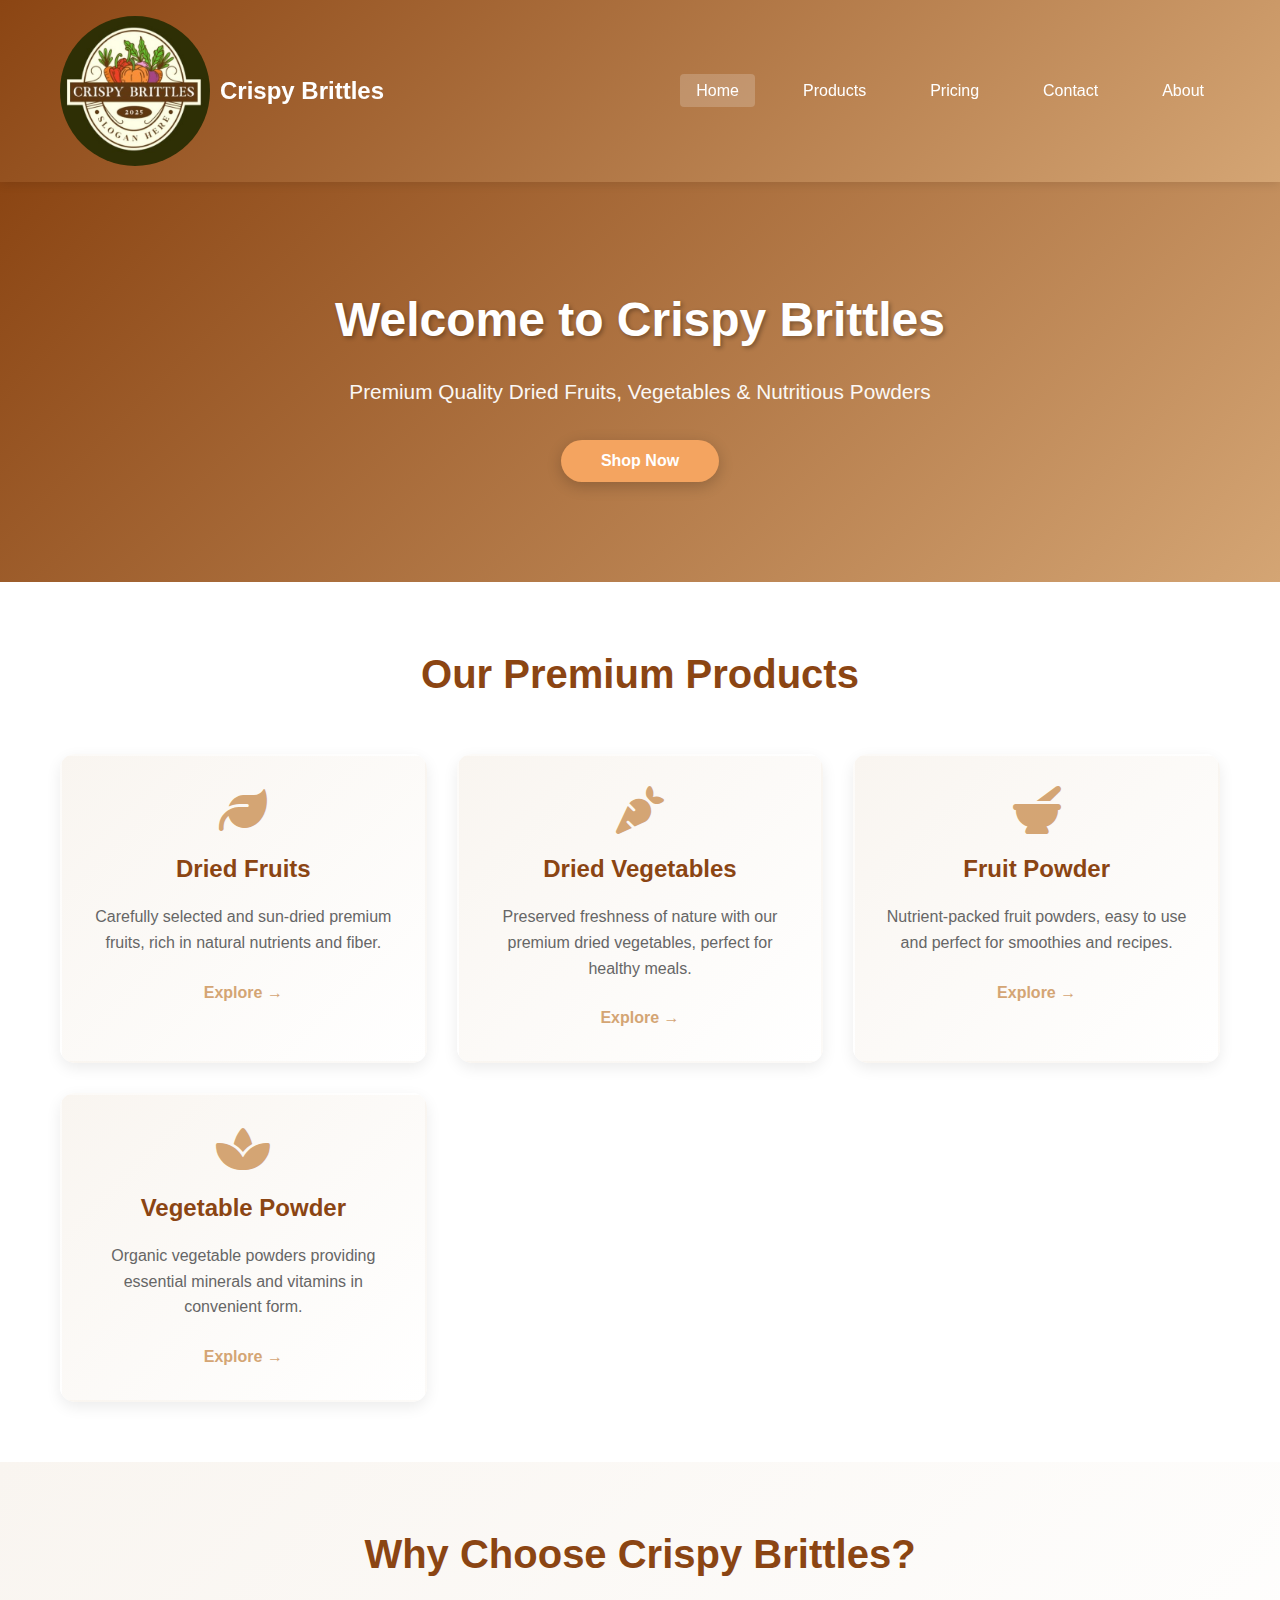
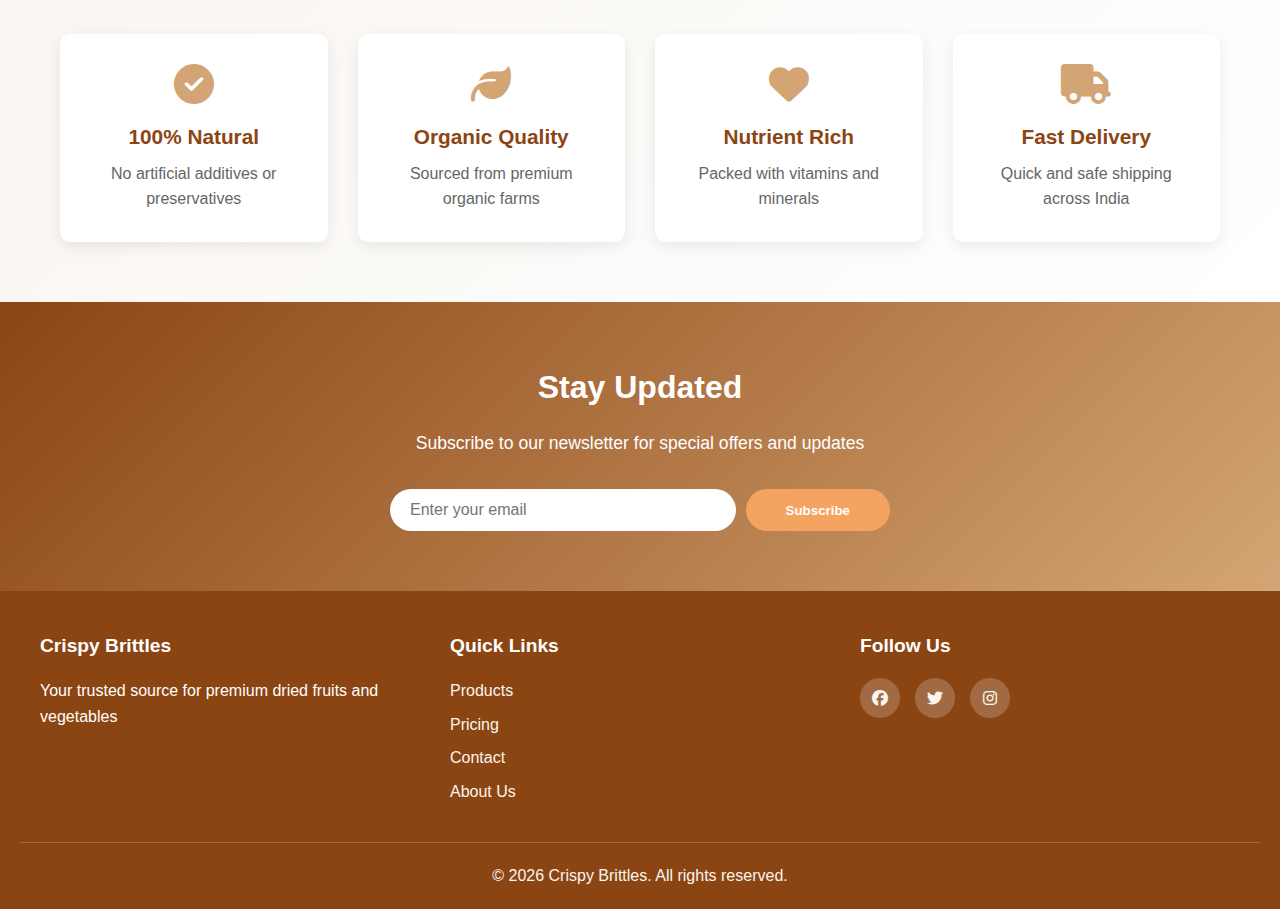
<file: index.html>
<!DOCTYPE html>
<html lang="en">
<head>
    <meta charset="UTF-8">
    <meta name="viewport" content="width=device-width, initial-scale=1.0">
    <title>Crispy Brittles - Premium Dried Fruits & Vegetables</title>
    <link rel="stylesheet" href="styles.css">
    <link rel="stylesheet" href="https://cdnjs.cloudflare.com/ajax/libs/font-awesome/6.4.0/css/all.min.css">
</head>
<body>
    <!-- Navigation Bar -->
    <nav class="navbar">
        <div class="nav-container">
            <div class="nav-logo">
                <img src="crispybrittles.jpeg" alt="Crispy Brittles Logo" class="logo-img">
                <span class="brand-name">Crispy Brittles</span>
            </div>
            <ul class="nav-menu">
                <li><a href="index.html" class="nav-link active">Home</a></li>
                <li><a href="products.html" class="nav-link">Products</a></li>
                <li><a href="pricing.html" class="nav-link">Pricing</a></li>
                <li><a href="contact.html" class="nav-link">Contact</a></li>
                <li><a href="about.html" class="nav-link">About</a></li>
            </ul>
            <div class="hamburger">
                <span></span>
                <span></span>
                <span></span>
            </div>
        </div>
    </nav>

    <!-- Hero Section -->
    <section class="hero">
        <div class="hero-content">
            <h1>Welcome to Crispy Brittles</h1>
            <p>Premium Quality Dried Fruits, Vegetables & Nutritious Powders</p>
            <button class="cta-btn">Shop Now</button>
        </div>
    </section>

    <!-- Featured Products -->
    <section class="featured-products">
        <div class="container">
            <h2>Our Premium Products</h2>
            <div class="products-grid">
                <div class="product-card">
                    <i class="fas fa-leaf"></i>
                    <h3>Dried Fruits</h3>
                    <p>Carefully selected and sun-dried premium fruits, rich in natural nutrients and fiber.</p>
                    <a href="products.html#dried-fruits" class="explore-link">Explore →</a>
                </div>
                <div class="product-card">
                    <i class="fas fa-carrot"></i>
                    <h3>Dried Vegetables</h3>
                    <p>Preserved freshness of nature with our premium dried vegetables, perfect for healthy meals.</p>
                    <a href="products.html#dried-vegetables" class="explore-link">Explore →</a>
                </div>
                <div class="product-card">
                    <i class="fas fa-mortar-pestle"></i>
                    <h3>Fruit Powder</h3>
                    <p>Nutrient-packed fruit powders, easy to use and perfect for smoothies and recipes.</p>
                    <a href="products.html#fruit-powder" class="explore-link">Explore →</a>
                </div>
                <div class="product-card">
                    <i class="fas fa-spa"></i>
                    <h3>Vegetable Powder</h3>
                    <p>Organic vegetable powders providing essential minerals and vitamins in convenient form.</p>
                    <a href="products.html#vegetable-powder" class="explore-link">Explore →</a>
                </div>
            </div>
        </div>
    </section>

    <!-- Why Choose Us -->
    <section class="why-choose">
        <div class="container">
            <h2>Why Choose Crispy Brittles?</h2>
            <div class="benefits-grid">
                <div class="benefit-item">
                    <i class="fas fa-check-circle"></i>
                    <h4>100% Natural</h4>
                    <p>No artificial additives or preservatives</p>
                </div>
                <div class="benefit-item">
                    <i class="fas fa-leaf"></i>
                    <h4>Organic Quality</h4>
                    <p>Sourced from premium organic farms</p>
                </div>
                <div class="benefit-item">
                    <i class="fas fa-heart"></i>
                    <h4>Nutrient Rich</h4>
                    <p>Packed with vitamins and minerals</p>
                </div>
                <div class="benefit-item">
                    <i class="fas fa-truck"></i>
                    <h4>Fast Delivery</h4>
                    <p>Quick and safe shipping across India</p>
                </div>
            </div>
        </div>
    </section>

    <!-- Newsletter -->
    <section class="newsletter">
        <div class="container">
            <h2>Stay Updated</h2>
            <p>Subscribe to our newsletter for special offers and updates</p>
            <form class="newsletter-form">
                <input type="email" placeholder="Enter your email" required>
                <button type="submit" class="subscribe-btn">Subscribe</button>
            </form>
        </div>
    </section>

    <!-- Footer -->
    <footer class="footer">
        <div class="footer-content">
            <div class="footer-section">
                <h4>Crispy Brittles</h4>
                <p>Your trusted source for premium dried fruits and vegetables</p>
            </div>
            <div class="footer-section">
                <h4>Quick Links</h4>
                <ul>
                    <li><a href="products.html">Products</a></li>
                    <li><a href="pricing.html">Pricing</a></li>
                    <li><a href="contact.html">Contact</a></li>
                    <li><a href="about.html">About Us</a></li>
                </ul>
            </div>
            <div class="footer-section">
                <h4>Follow Us</h4>
                <div class="social-links">
                    <a href="#"><i class="fab fa-facebook"></i></a>
                    <a href="#"><i class="fab fa-twitter"></i></a>
                    <a href="#"><i class="fab fa-instagram"></i></a>
                </div>
            </div>
        </div>
        <div class="footer-bottom">
            <p>&copy; 2026 Crispy Brittles. All rights reserved.</p>
        </div>
    </footer>

    <script src="script.js"></script>
</body>
</html>
</file>
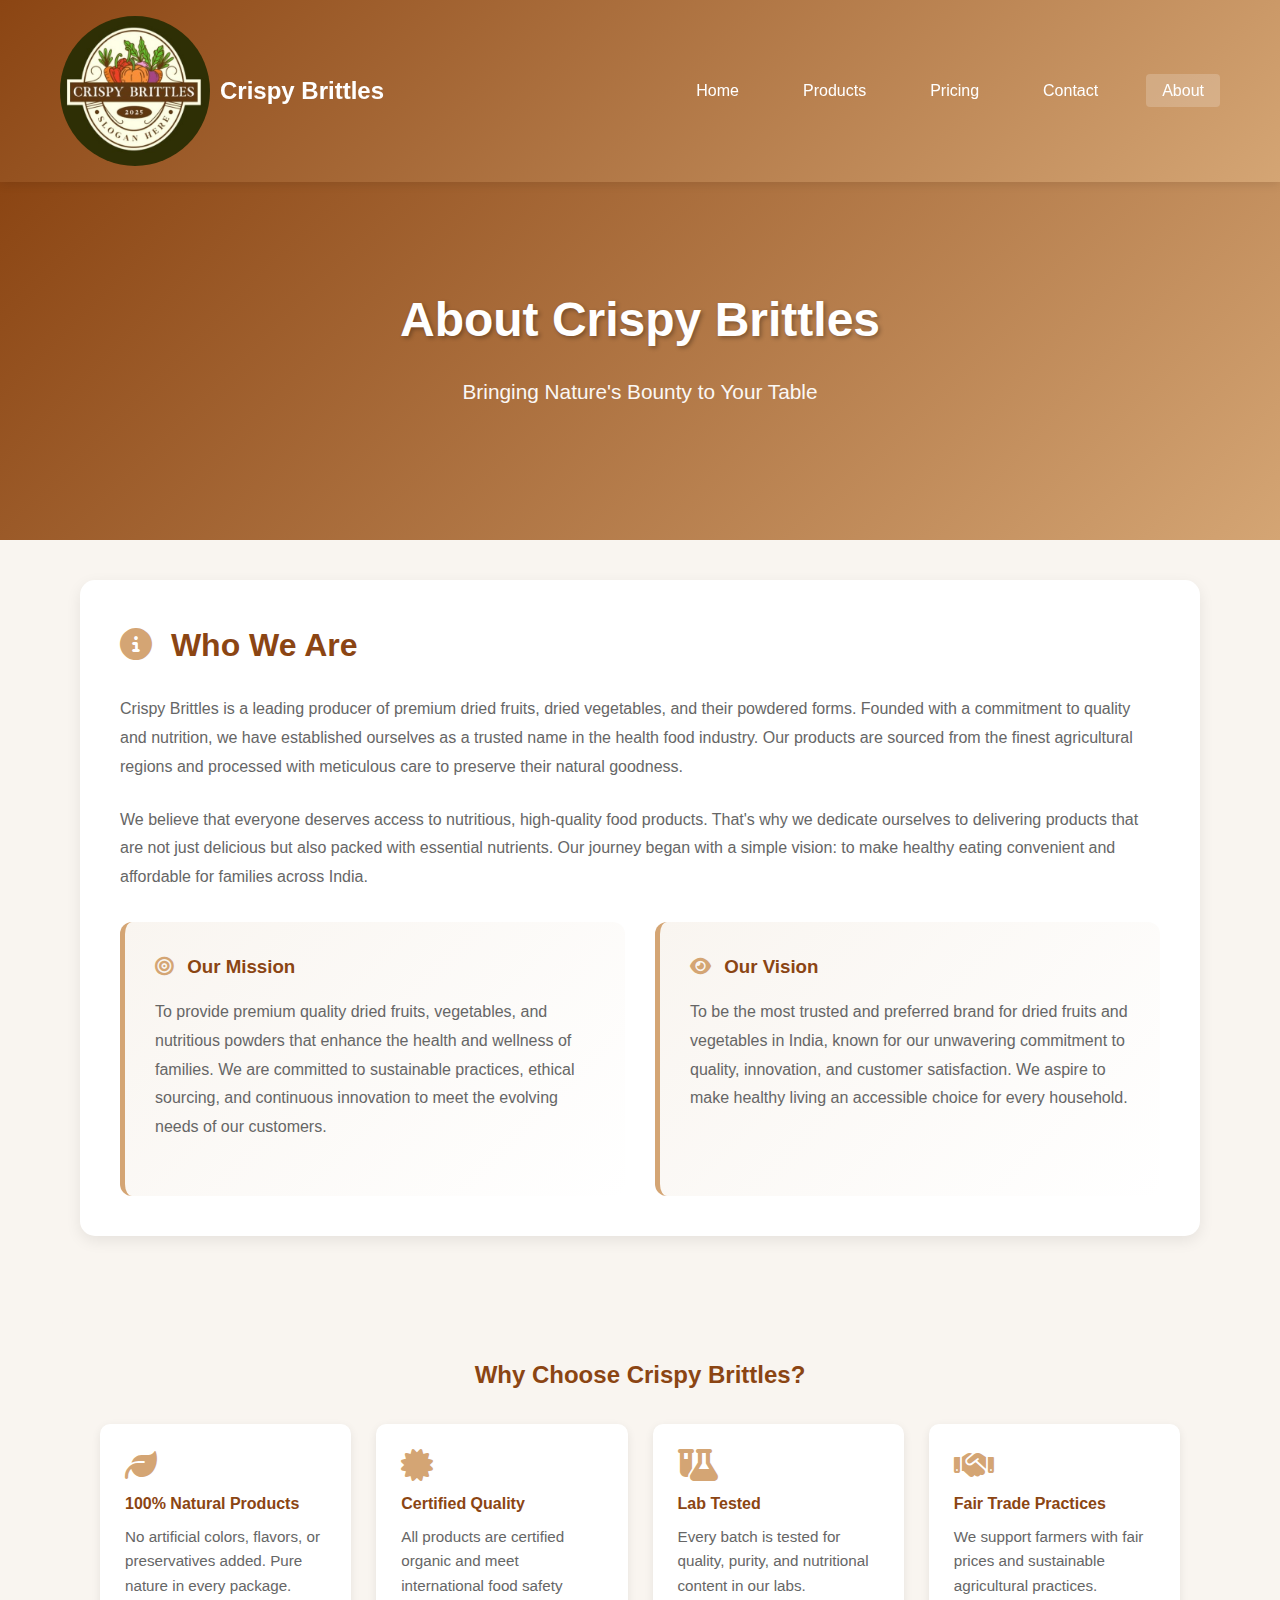
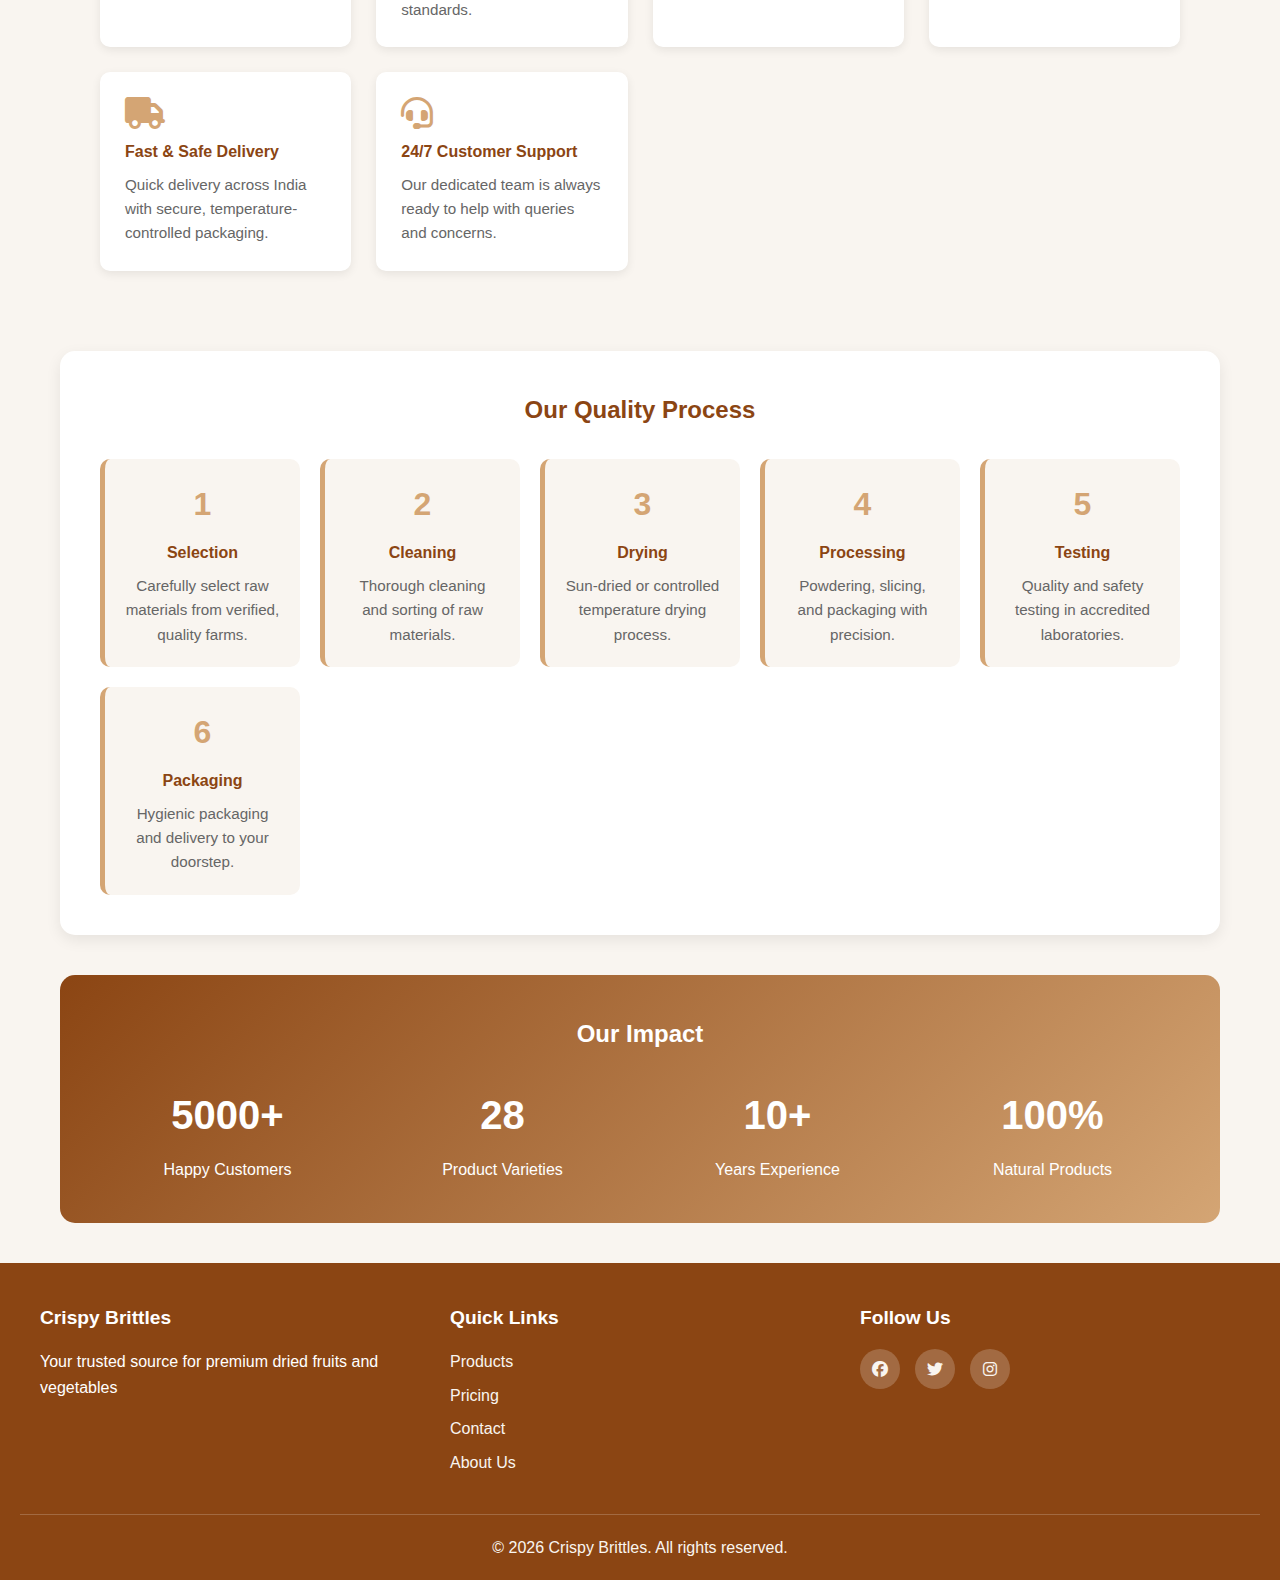
<file: about.html>
<!DOCTYPE html>
<html lang="en">
<head>
    <meta charset="UTF-8">
    <meta name="viewport" content="width=device-width, initial-scale=1.0">
    <title>About Us - Crispy Brittles</title>
    <link rel="stylesheet" href="styles.css">
    <link rel="stylesheet" href="https://cdnjs.cloudflare.com/ajax/libs/font-awesome/6.4.0/css/all.min.css">
</head>
<body>
    <!-- Navigation Bar -->
    <nav class="navbar">
        <div class="nav-container">
            <div class="nav-logo">
                <img src="crispybrittles.jpeg" alt="Crispy Brittles Logo" class="logo-img">
                <span class="brand-name">Crispy Brittles</span>
            </div>
            <ul class="nav-menu">
                <li><a href="index.html" class="nav-link">Home</a></li>
                <li><a href="products.html" class="nav-link">Products</a></li>
                <li><a href="pricing.html" class="nav-link">Pricing</a></li>
                <li><a href="contact.html" class="nav-link">Contact</a></li>
                <li><a href="about.html" class="nav-link active">About</a></li>
            </ul>
        </div>
    </nav>

    <!-- Hero Section -->
    <section class="hero">
        <div class="hero-content">
            <h1>About Crispy Brittles</h1>
            <p>Bringing Nature's Bounty to Your Table</p>
        </div>
    </section>

    <!-- About Content -->
    <div class="container">
        <section class="about-section">
            <div class="about-content">
                <h2><i class="fas fa-info-circle" style="color: var(--primary-color); margin-right: 10px;"></i> Who We Are</h2>
                <p>
                    Crispy Brittles is a leading producer of premium dried fruits, dried vegetables, and their powdered forms. 
                    Founded with a commitment to quality and nutrition, we have established ourselves as a trusted name in the 
                    health food industry. Our products are sourced from the finest agricultural regions and processed with 
                    meticulous care to preserve their natural goodness.
                </p>
                <p>
                    We believe that everyone deserves access to nutritious, high-quality food products. That's why we dedicate 
                    ourselves to delivering products that are not just delicious but also packed with essential nutrients. Our 
                    journey began with a simple vision: to make healthy eating convenient and affordable for families across India.
                </p>

                <div class="mission-vision">
                    <div class="mission-box">
                        <h3><i class="fas fa-bullseye" style="color: var(--primary-color); margin-right: 8px;"></i> Our Mission</h3>
                        <p>
                            To provide premium quality dried fruits, vegetables, and nutritious powders that enhance the health and 
                            wellness of families. We are committed to sustainable practices, ethical sourcing, and continuous innovation 
                            to meet the evolving needs of our customers.
                        </p>
                    </div>
                    <div class="vision-box">
                        <h3><i class="fas fa-eye" style="color: var(--primary-color); margin-right: 8px;"></i> Our Vision</h3>
                        <p>
                            To be the most trusted and preferred brand for dried fruits and vegetables in India, known for our 
                            unwavering commitment to quality, innovation, and customer satisfaction. We aspire to make healthy living 
                            an accessible choice for every household.
                        </p>
                    </div>
                </div>
            </div>
        </section>

        <!-- Why Choose Us Extended -->
        <section style="background: var(--light-bg); padding: 40px; border-radius: 15px; margin: 40px 0;">
            <h2 style="text-align: center; color: var(--secondary-color); margin-bottom: 30px;">Why Choose Crispy Brittles?</h2>
            <div style="display: grid; grid-template-columns: repeat(auto-fit, minmax(250px, 1fr)); gap: 25px;">
                <div style="background: var(--white); padding: 25px; border-radius: 10px; box-shadow: 0 3px 10px rgba(0,0,0,0.08);">
                    <i class="fas fa-leaf" style="font-size: 2rem; color: var(--primary-color); margin-bottom: 10px;"></i>
                    <h4 style="color: var(--secondary-color); margin-bottom: 8px;">100% Natural Products</h4>
                    <p style="color: #666; font-size: 0.95rem;">No artificial colors, flavors, or preservatives added. Pure nature in every package.</p>
                </div>
                <div style="background: var(--white); padding: 25px; border-radius: 10px; box-shadow: 0 3px 10px rgba(0,0,0,0.08);">
                    <i class="fas fa-certificate" style="font-size: 2rem; color: var(--primary-color); margin-bottom: 10px;"></i>
                    <h4 style="color: var(--secondary-color); margin-bottom: 8px;">Certified Quality</h4>
                    <p style="color: #666; font-size: 0.95rem;">All products are certified organic and meet international food safety standards.</p>
                </div>
                <div style="background: var(--white); padding: 25px; border-radius: 10px; box-shadow: 0 3px 10px rgba(0,0,0,0.08);">
                    <i class="fas fa-flask-vial" style="font-size: 2rem; color: var(--primary-color); margin-bottom: 10px;"></i>
                    <h4 style="color: var(--secondary-color); margin-bottom: 8px;">Lab Tested</h4>
                    <p style="color: #666; font-size: 0.95rem;">Every batch is tested for quality, purity, and nutritional content in our labs.</p>
                </div>
                <div style="background: var(--white); padding: 25px; border-radius: 10px; box-shadow: 0 3px 10px rgba(0,0,0,0.08);">
                    <i class="fas fa-handshake" style="font-size: 2rem; color: var(--primary-color); margin-bottom: 10px;"></i>
                    <h4 style="color: var(--secondary-color); margin-bottom: 8px;">Fair Trade Practices</h4>
                    <p style="color: #666; font-size: 0.95rem;">We support farmers with fair prices and sustainable agricultural practices.</p>
                </div>
                <div style="background: var(--white); padding: 25px; border-radius: 10px; box-shadow: 0 3px 10px rgba(0,0,0,0.08);">
                    <i class="fas fa-truck" style="font-size: 2rem; color: var(--primary-color); margin-bottom: 10px;"></i>
                    <h4 style="color: var(--secondary-color); margin-bottom: 8px;">Fast & Safe Delivery</h4>
                    <p style="color: #666; font-size: 0.95rem;">Quick delivery across India with secure, temperature-controlled packaging.</p>
                </div>
                <div style="background: var(--white); padding: 25px; border-radius: 10px; box-shadow: 0 3px 10px rgba(0,0,0,0.08);">
                    <i class="fas fa-headset" style="font-size: 2rem; color: var(--primary-color); margin-bottom: 10px;"></i>
                    <h4 style="color: var(--secondary-color); margin-bottom: 8px;">24/7 Customer Support</h4>
                    <p style="color: #666; font-size: 0.95rem;">Our dedicated team is always ready to help with queries and concerns.</p>
                </div>
            </div>
        </section>

        <!-- Our Process -->
        <section style="background: var(--white); padding: 40px; border-radius: 15px; margin: 40px 0; box-shadow: 0 5px 15px rgba(0,0,0,0.08);">
            <h2 style="text-align: center; color: var(--secondary-color); margin-bottom: 30px;">Our Quality Process</h2>
            <div style="display: grid; grid-template-columns: repeat(auto-fit, minmax(200px, 1fr)); gap: 20px;">
                <div style="background: var(--light-bg); padding: 20px; border-radius: 10px; border-left: 5px solid var(--primary-color); text-align: center;">
                    <div style="font-size: 2rem; font-weight: bold; color: var(--primary-color); margin-bottom: 10px;">1</div>
                    <h4 style="color: var(--secondary-color); margin-bottom: 8px;">Selection</h4>
                    <p style="color: #666; font-size: 0.95rem;">Carefully select raw materials from verified, quality farms.</p>
                </div>
                <div style="background: var(--light-bg); padding: 20px; border-radius: 10px; border-left: 5px solid var(--primary-color); text-align: center;">
                    <div style="font-size: 2rem; font-weight: bold; color: var(--primary-color); margin-bottom: 10px;">2</div>
                    <h4 style="color: var(--secondary-color); margin-bottom: 8px;">Cleaning</h4>
                    <p style="color: #666; font-size: 0.95rem;">Thorough cleaning and sorting of raw materials.</p>
                </div>
                <div style="background: var(--light-bg); padding: 20px; border-radius: 10px; border-left: 5px solid var(--primary-color); text-align: center;">
                    <div style="font-size: 2rem; font-weight: bold; color: var(--primary-color); margin-bottom: 10px;">3</div>
                    <h4 style="color: var(--secondary-color); margin-bottom: 8px;">Drying</h4>
                    <p style="color: #666; font-size: 0.95rem;">Sun-dried or controlled temperature drying process.</p>
                </div>
                <div style="background: var(--light-bg); padding: 20px; border-radius: 10px; border-left: 5px solid var(--primary-color); text-align: center;">
                    <div style="font-size: 2rem; font-weight: bold; color: var(--primary-color); margin-bottom: 10px;">4</div>
                    <h4 style="color: var(--secondary-color); margin-bottom: 8px;">Processing</h4>
                    <p style="color: #666; font-size: 0.95rem;">Powdering, slicing, and packaging with precision.</p>
                </div>
                <div style="background: var(--light-bg); padding: 20px; border-radius: 10px; border-left: 5px solid var(--primary-color); text-align: center;">
                    <div style="font-size: 2rem; font-weight: bold; color: var(--primary-color); margin-bottom: 10px;">5</div>
                    <h4 style="color: var(--secondary-color); margin-bottom: 8px;">Testing</h4>
                    <p style="color: #666; font-size: 0.95rem;">Quality and safety testing in accredited laboratories.</p>
                </div>
                <div style="background: var(--light-bg); padding: 20px; border-radius: 10px; border-left: 5px solid var(--primary-color); text-align: center;">
                    <div style="font-size: 2rem; font-weight: bold; color: var(--primary-color); margin-bottom: 10px;">6</div>
                    <h4 style="color: var(--secondary-color); margin-bottom: 8px;">Packaging</h4>
                    <p style="color: #666; font-size: 0.95rem;">Hygienic packaging and delivery to your doorstep.</p>
                </div>
            </div>
        </section>

        <!-- Statistics -->
        <section style="background: linear-gradient(135deg, var(--secondary-color) 0%, var(--primary-color) 100%); color: var(--white); padding: 40px; border-radius: 15px; margin: 40px 0;">
            <h2 style="text-align: center; margin-bottom: 30px;">Our Impact</h2>
            <div style="display: grid; grid-template-columns: repeat(auto-fit, minmax(150px, 1fr)); gap: 20px; text-align: center;">
                <div>
                    <div style="font-size: 2.5rem; font-weight: bold; margin-bottom: 10px;">5000+</div>
                    <p>Happy Customers</p>
                </div>
                <div>
                    <div style="font-size: 2.5rem; font-weight: bold; margin-bottom: 10px;">28</div>
                    <p>Product Varieties</p>
                </div>
                <div>
                    <div style="font-size: 2.5rem; font-weight: bold; margin-bottom: 10px;">10+</div>
                    <p>Years Experience</p>
                </div>
                <div>
                    <div style="font-size: 2.5rem; font-weight: bold; margin-bottom: 10px;">100%</div>
                    <p>Natural Products</p>
                </div>
            </div>
        </section>
    </div>

    <!-- Footer -->
    <footer class="footer">
        <div class="footer-content">
            <div class="footer-section">
                <h4>Crispy Brittles</h4>
                <p>Your trusted source for premium dried fruits and vegetables</p>
            </div>
            <div class="footer-section">
                <h4>Quick Links</h4>
                <ul>
                    <li><a href="products.html">Products</a></li>
                    <li><a href="pricing.html">Pricing</a></li>
                    <li><a href="contact.html">Contact</a></li>
                    <li><a href="about.html">About Us</a></li>
                </ul>
            </div>
            <div class="footer-section">
                <h4>Follow Us</h4>
                <div class="social-links">
                    <a href="#"><i class="fab fa-facebook"></i></a>
                    <a href="#"><i class="fab fa-twitter"></i></a>
                    <a href="#"><i class="fab fa-instagram"></i></a>
                </div>
            </div>
        </div>
        <div class="footer-bottom">
            <p>&copy; 2026 Crispy Brittles. All rights reserved.</p>
        </div>
    </footer>

    <script src="script.js"></script>
</body>
</html>
</file>
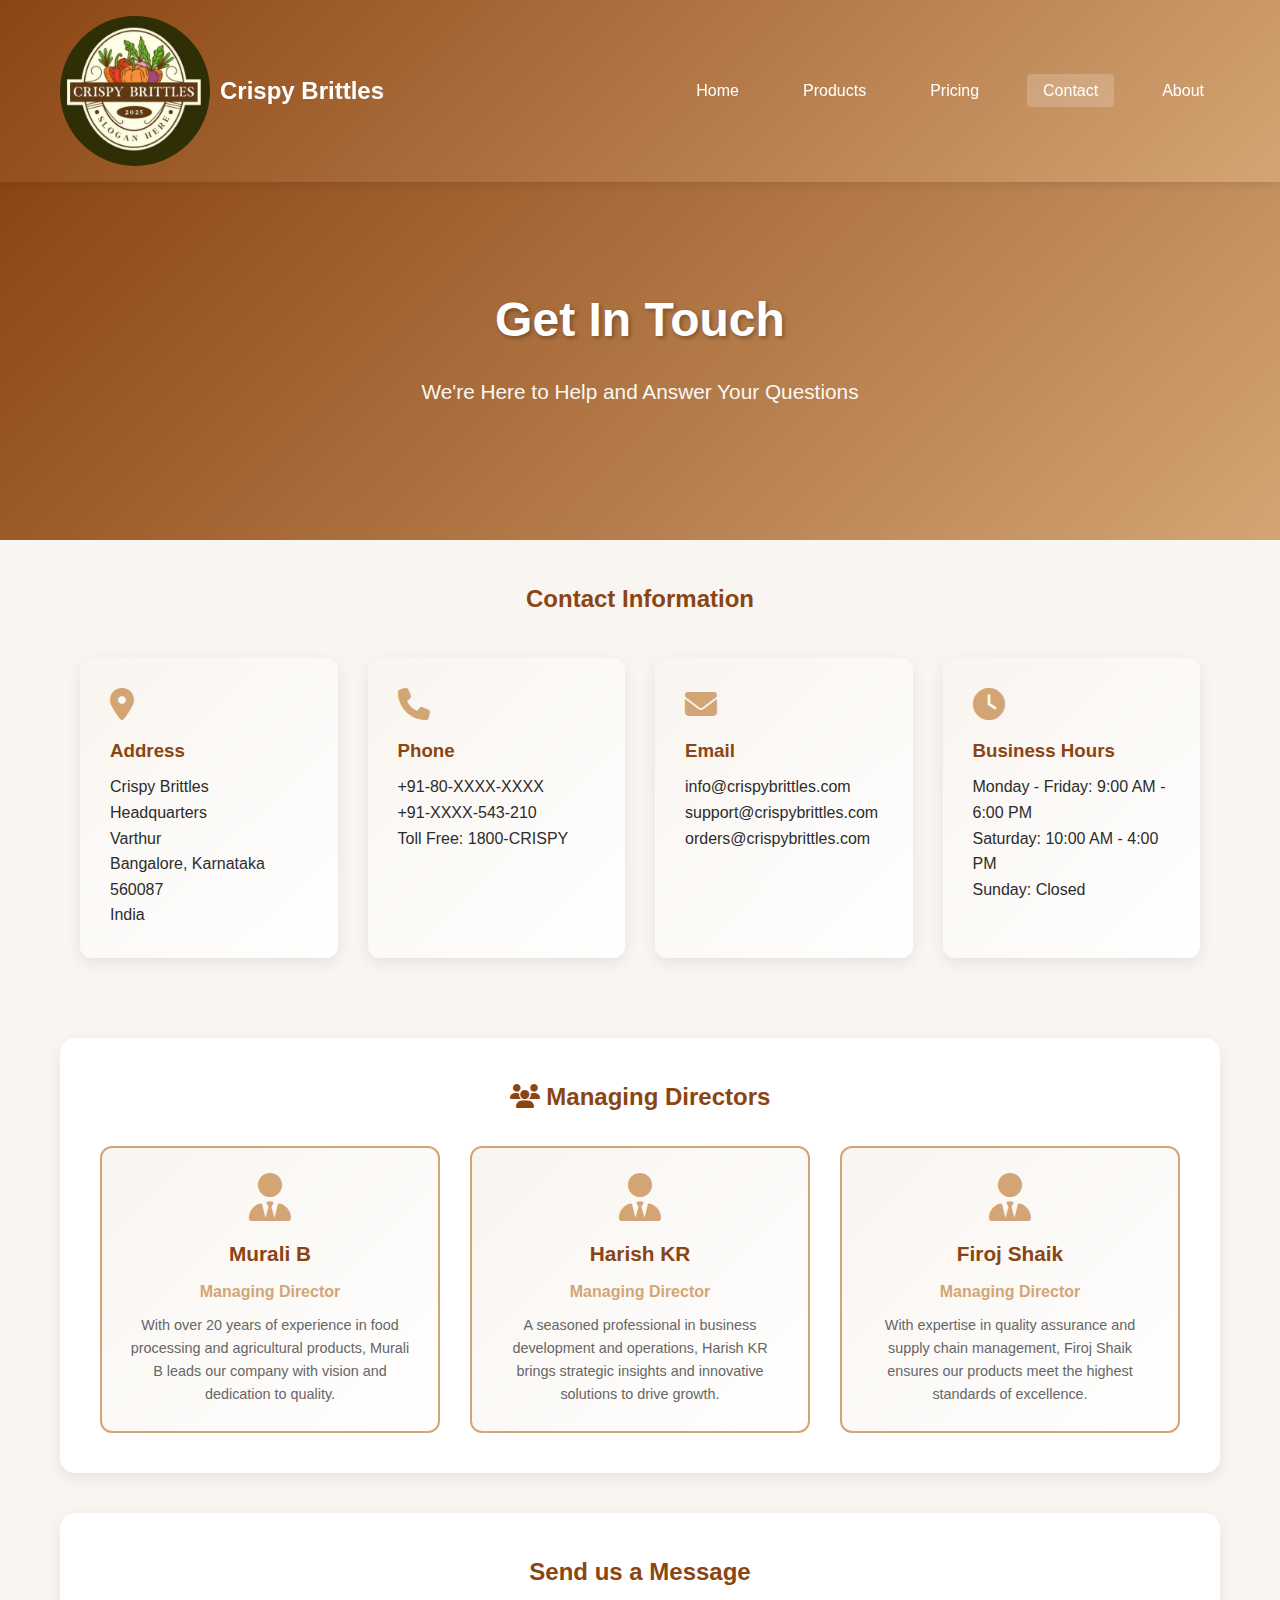
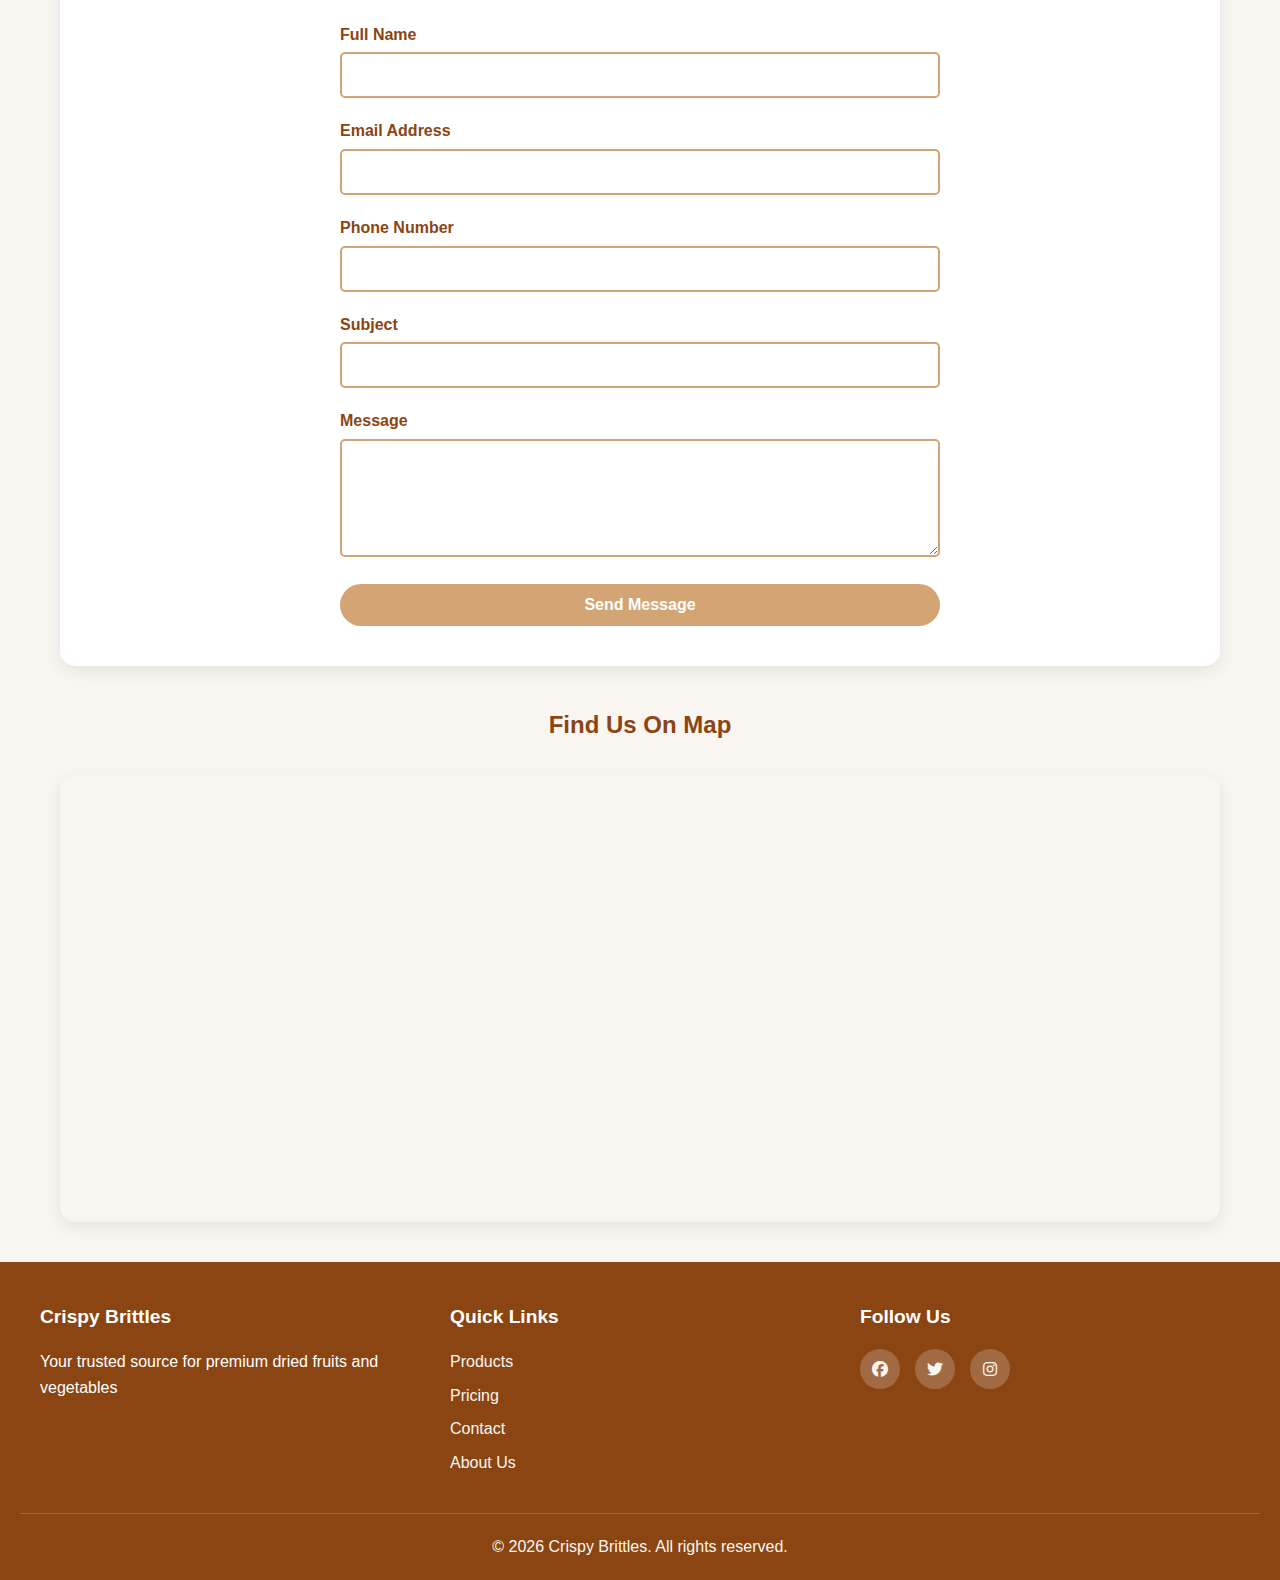
<file: contact.html>
<!DOCTYPE html>
<html lang="en">
<head>
    <meta charset="UTF-8">
    <meta name="viewport" content="width=device-width, initial-scale=1.0">
    <title>Contact - Crispy Brittles</title>
    <link rel="stylesheet" href="styles.css">
    <link rel="stylesheet" href="https://cdnjs.cloudflare.com/ajax/libs/font-awesome/6.4.0/css/all.min.css">
</head>
<body>
    <!-- Navigation Bar -->
    <nav class="navbar">
        <div class="nav-container">
            <div class="nav-logo">
                <img src="crispybrittles.jpeg" alt="Crispy Brittles Logo" class="logo-img">
                <span class="brand-name">Crispy Brittles</span>
            </div>
            <ul class="nav-menu">
                <li><a href="index.html" class="nav-link">Home</a></li>
                <li><a href="products.html" class="nav-link">Products</a></li>
                <li><a href="pricing.html" class="nav-link">Pricing</a></li>
                <li><a href="contact.html" class="nav-link active">Contact</a></li>
                <li><a href="about.html" class="nav-link">About</a></li>
            </ul>
        </div>
    </nav>

    <!-- Hero Section -->
    <section class="hero">
        <div class="hero-content">
            <h1>Get In Touch</h1>
            <p>We're Here to Help and Answer Your Questions</p>
        </div>
    </section>

    <!-- Contact Content -->
    <div class="container">
        <section class="contact-section">
            <h2 style="text-align: center; color: var(--secondary-color); margin-bottom: 40px;">Contact Information</h2>
            <div class="contact-grid">
                <div class="contact-info">
                    <i class="fas fa-map-marker-alt"></i>
                    <h3>Address</h3>
                    <p>Crispy Brittles Headquarters<br>
                    Varthur<br>
                    Bangalore, Karnataka 560087<br>
                    India</p>
                </div>
                <div class="contact-info">
                    <i class="fas fa-phone"></i>
                    <h3>Phone</h3>
                    <p>+91-80-XXXX-XXXX<br>
                    +91-XXXX-543-210<br>
                    Toll Free: 1800-CRISPY</p>
                </div>
                <div class="contact-info">
                    <i class="fas fa-envelope"></i>
                    <h3>Email</h3>
                    <p>info@crispybrittles.com<br>
                    support@crispybrittles.com<br>
                    orders@crispybrittles.com</p>
                </div>
                <div class="contact-info">
                    <i class="fas fa-clock"></i>
                    <h3>Business Hours</h3>
                    <p>Monday - Friday: 9:00 AM - 6:00 PM<br>
                    Saturday: 10:00 AM - 4:00 PM<br>
                    Sunday: Closed</p>
                </div>
            </div>
        </section>

        <!-- Management Team Section -->
        <section class="management-team">
            <h2><i class="fas fa-users"></i> Managing Directors</h2>
            <div class="directors-grid">
                <div class="director-card">
                    <i class="fas fa-user-tie"></i>
                    <div class="director-name">Murali B</div>
                    <div class="director-title">Managing Director</div>
                    <p style="margin-top: 10px; font-size: 0.9rem; color: #666;">
                        With over 20 years of experience in food processing and agricultural products, Murali B leads our company with vision and dedication to quality.
                    </p>
                </div>
                <div class="director-card">
                    <i class="fas fa-user-tie"></i>
                    <div class="director-name">Harish KR</div>
                    <div class="director-title">Managing Director</div>
                    <p style="margin-top: 10px; font-size: 0.9rem; color: #666;">
                        A seasoned professional in business development and operations, Harish KR brings strategic insights and innovative solutions to drive growth.
                    </p>
                </div>
                <div class="director-card">
                    <i class="fas fa-user-tie"></i>
                    <div class="director-name">Firoj Shaik</div>
                    <div class="director-title">Managing Director</div>
                    <p style="margin-top: 10px; font-size: 0.9rem; color: #666;">
                        With expertise in quality assurance and supply chain management, Firoj Shaik ensures our products meet the highest standards of excellence.
                    </p>
                </div>
            </div>
        </section>

        <!-- Contact Form Section -->
        <section style="background: var(--white); padding: 40px; border-radius: 15px; margin: 40px 0; box-shadow: 0 5px 15px rgba(0, 0, 0, 0.08);">
            <h2 style="text-align: center; color: var(--secondary-color); margin-bottom: 30px;">Send us a Message</h2>
            <form style="max-width: 600px; margin: 0 auto;">
                <div style="margin-bottom: 20px;">
                    <label for="name" style="display: block; margin-bottom: 5px; font-weight: bold; color: var(--secondary-color);">Full Name</label>
                    <input type="text" id="name" required style="width: 100%; padding: 12px; border: 2px solid var(--primary-color); border-radius: 5px; font-size: 1rem;">
                </div>
                <div style="margin-bottom: 20px;">
                    <label for="email" style="display: block; margin-bottom: 5px; font-weight: bold; color: var(--secondary-color);">Email Address</label>
                    <input type="email" id="email" required style="width: 100%; padding: 12px; border: 2px solid var(--primary-color); border-radius: 5px; font-size: 1rem;">
                </div>
                <div style="margin-bottom: 20px;">
                    <label for="phone" style="display: block; margin-bottom: 5px; font-weight: bold; color: var(--secondary-color);">Phone Number</label>
                    <input type="tel" id="phone" style="width: 100%; padding: 12px; border: 2px solid var(--primary-color); border-radius: 5px; font-size: 1rem;">
                </div>
                <div style="margin-bottom: 20px;">
                    <label for="subject" style="display: block; margin-bottom: 5px; font-weight: bold; color: var(--secondary-color);">Subject</label>
                    <input type="text" id="subject" required style="width: 100%; padding: 12px; border: 2px solid var(--primary-color); border-radius: 5px; font-size: 1rem;">
                </div>
                <div style="margin-bottom: 20px;">
                    <label for="message" style="display: block; margin-bottom: 5px; font-weight: bold; color: var(--secondary-color);">Message</label>
                    <textarea id="message" rows="5" required style="width: 100%; padding: 12px; border: 2px solid var(--primary-color); border-radius: 5px; font-size: 1rem; font-family: 'Segoe UI', Tahoma, Geneva, Verdana, sans-serif;"></textarea>
                </div>
                <button type="submit" style="width: 100%; padding: 12px; background-color: var(--primary-color); color: var(--white); border: none; border-radius: 50px; font-size: 1rem; font-weight: bold; cursor: pointer; transition: all 0.3s ease;">Send Message</button>
            </form>
        </section>

        <!-- Map Section -->
        <section style="margin-top: 40px; margin-bottom: 40px;">
            <h2 style="text-align: center; color: var(--secondary-color); margin-bottom: 30px;">Find Us On Map</h2>
            <div style="background: var(--light-bg); padding: 20px; border-radius: 15px; box-shadow: 0 5px 15px rgba(0, 0, 0, 0.08);">
                <iframe src="https://www.google.com/maps/embed?pb=!1m18!1m12!1m3!1d3887.9969649894564!2d77.59309747620984!3d12.93531709999999!2m3!1f0!2f0!3f0!3m2!1i1024!2i768!4f13.1!3m3!1m2!1s0x3bae1515d1f1d1b9%3A0x8d1f1f1f1f1f1f1f!2sBangalore%2C%20Karnataka!5e0!3m2!1sen!2sin!4v1234567890" width="100%" height="400" style="border: none; border-radius: 10px;" allowfullscreen="" loading="lazy" referrerpolicy="no-referrer-when-downgrade"></iframe>
            </div>
        </section>
    </div>

    <!-- Footer -->
    <footer class="footer">
        <div class="footer-content">
            <div class="footer-section">
                <h4>Crispy Brittles</h4>
                <p>Your trusted source for premium dried fruits and vegetables</p>
            </div>
            <div class="footer-section">
                <h4>Quick Links</h4>
                <ul>
                    <li><a href="products.html">Products</a></li>
                    <li><a href="pricing.html">Pricing</a></li>
                    <li><a href="contact.html">Contact</a></li>
                    <li><a href="about.html">About Us</a></li>
                </ul>
            </div>
            <div class="footer-section">
                <h4>Follow Us</h4>
                <div class="social-links">
                    <a href="#"><i class="fab fa-facebook"></i></a>
                    <a href="#"><i class="fab fa-twitter"></i></a>
                    <a href="#"><i class="fab fa-instagram"></i></a>
                </div>
            </div>
        </div>
        <div class="footer-bottom">
            <p>&copy; 2026 Crispy Brittles. All rights reserved.</p>
        </div>
    </footer>

    <script src="script.js"></script>
</body>
</html>
</file>
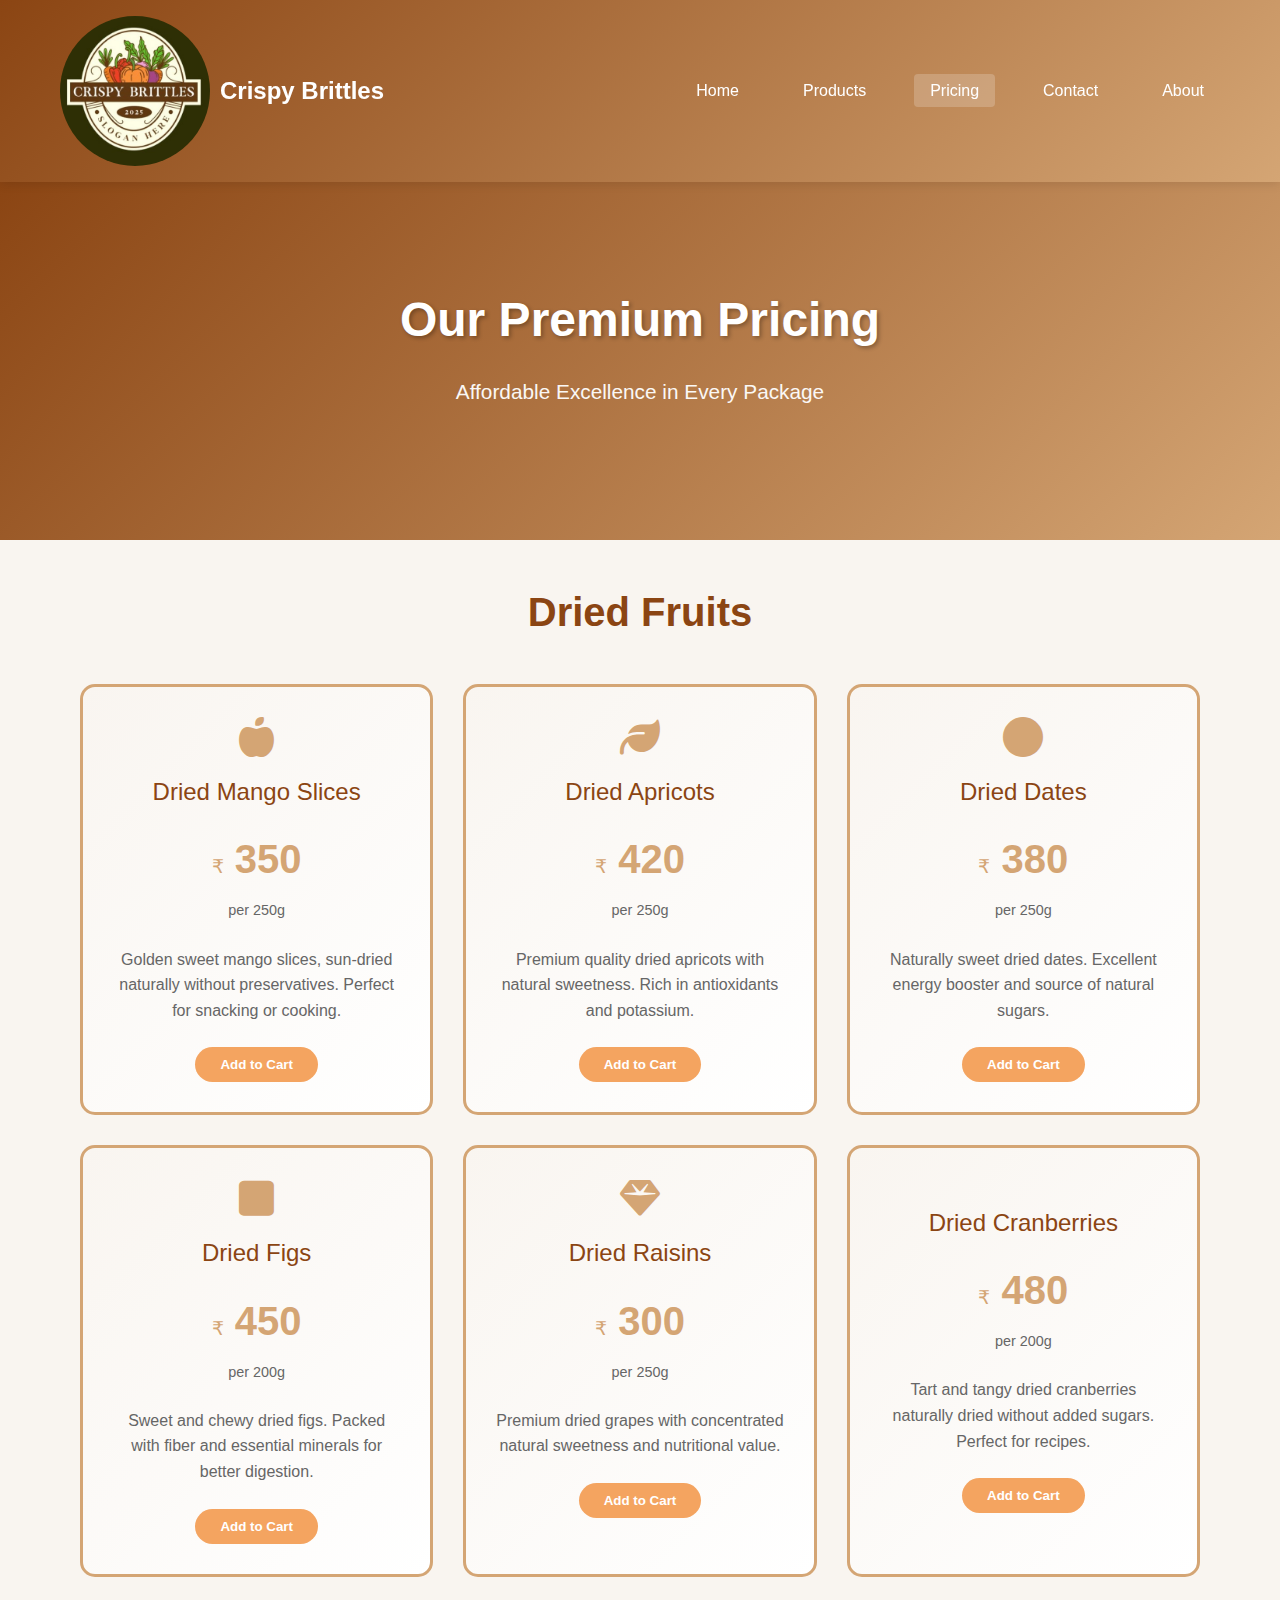
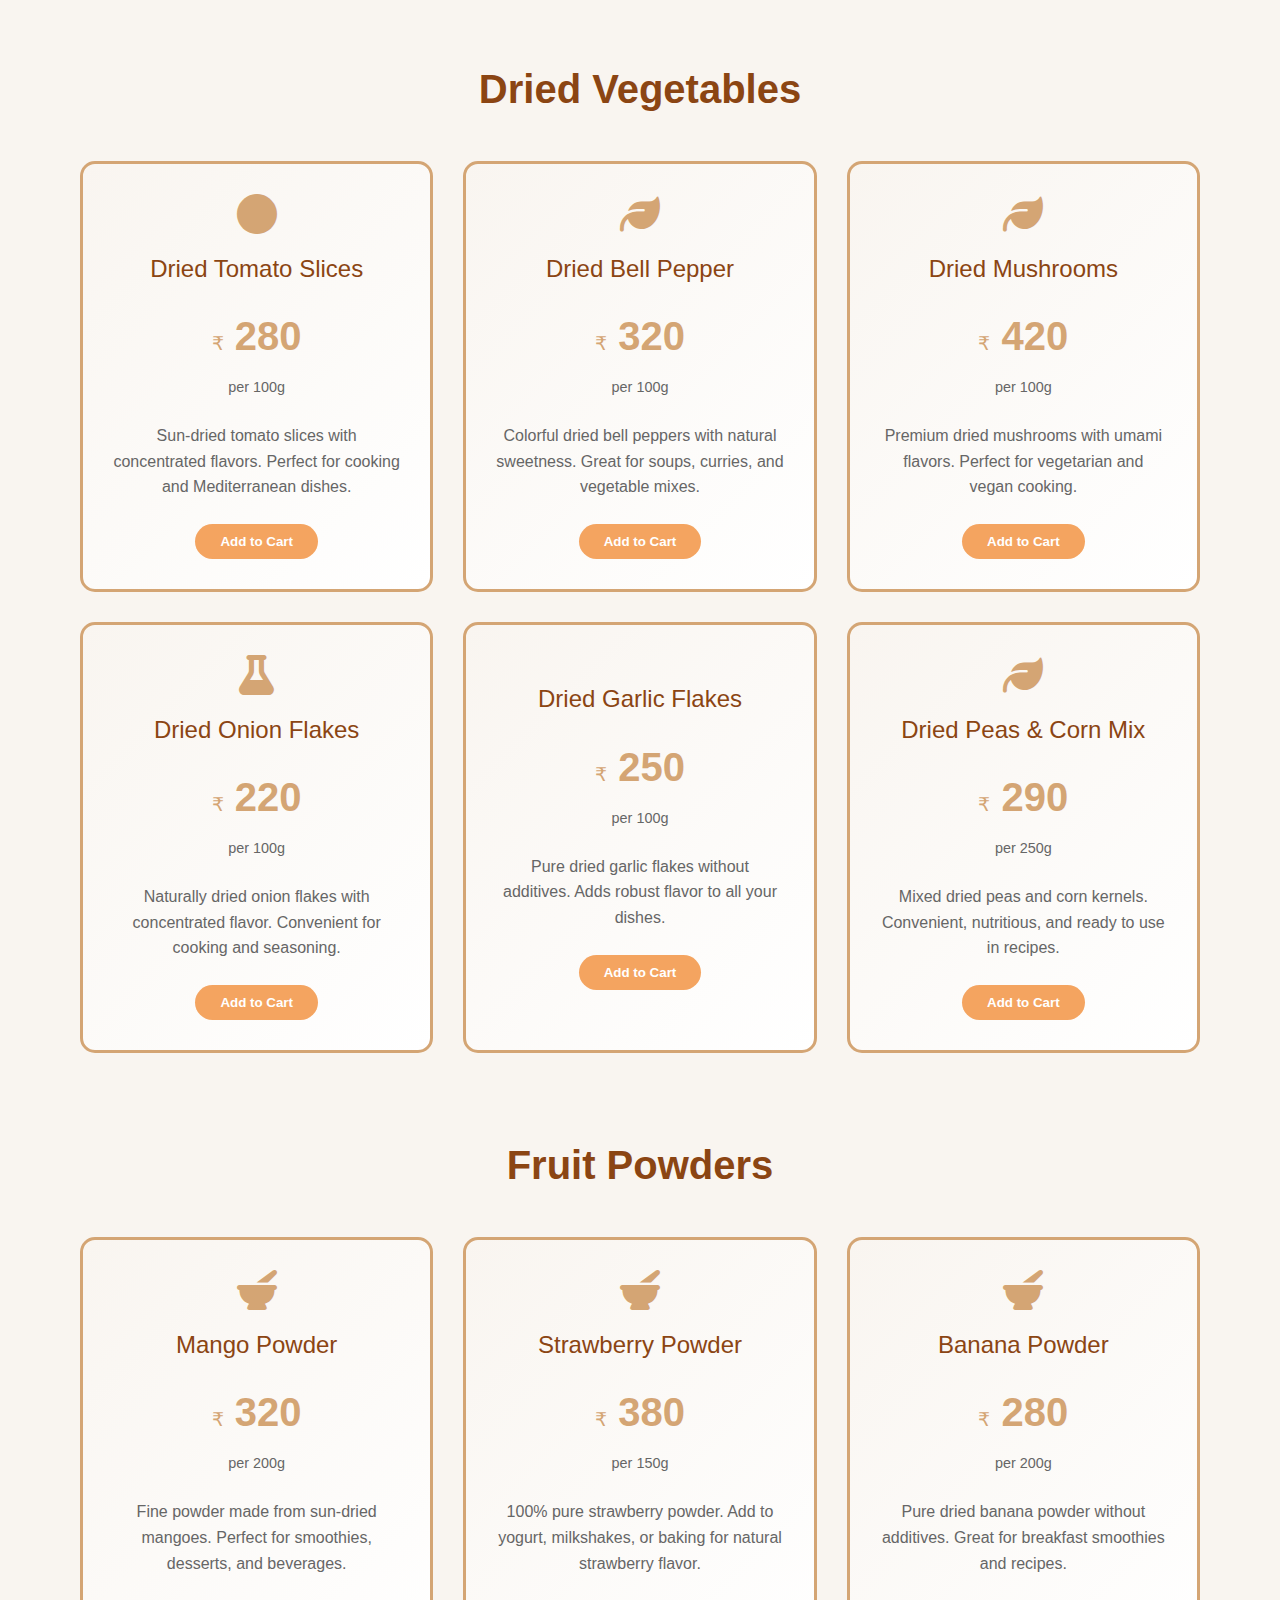
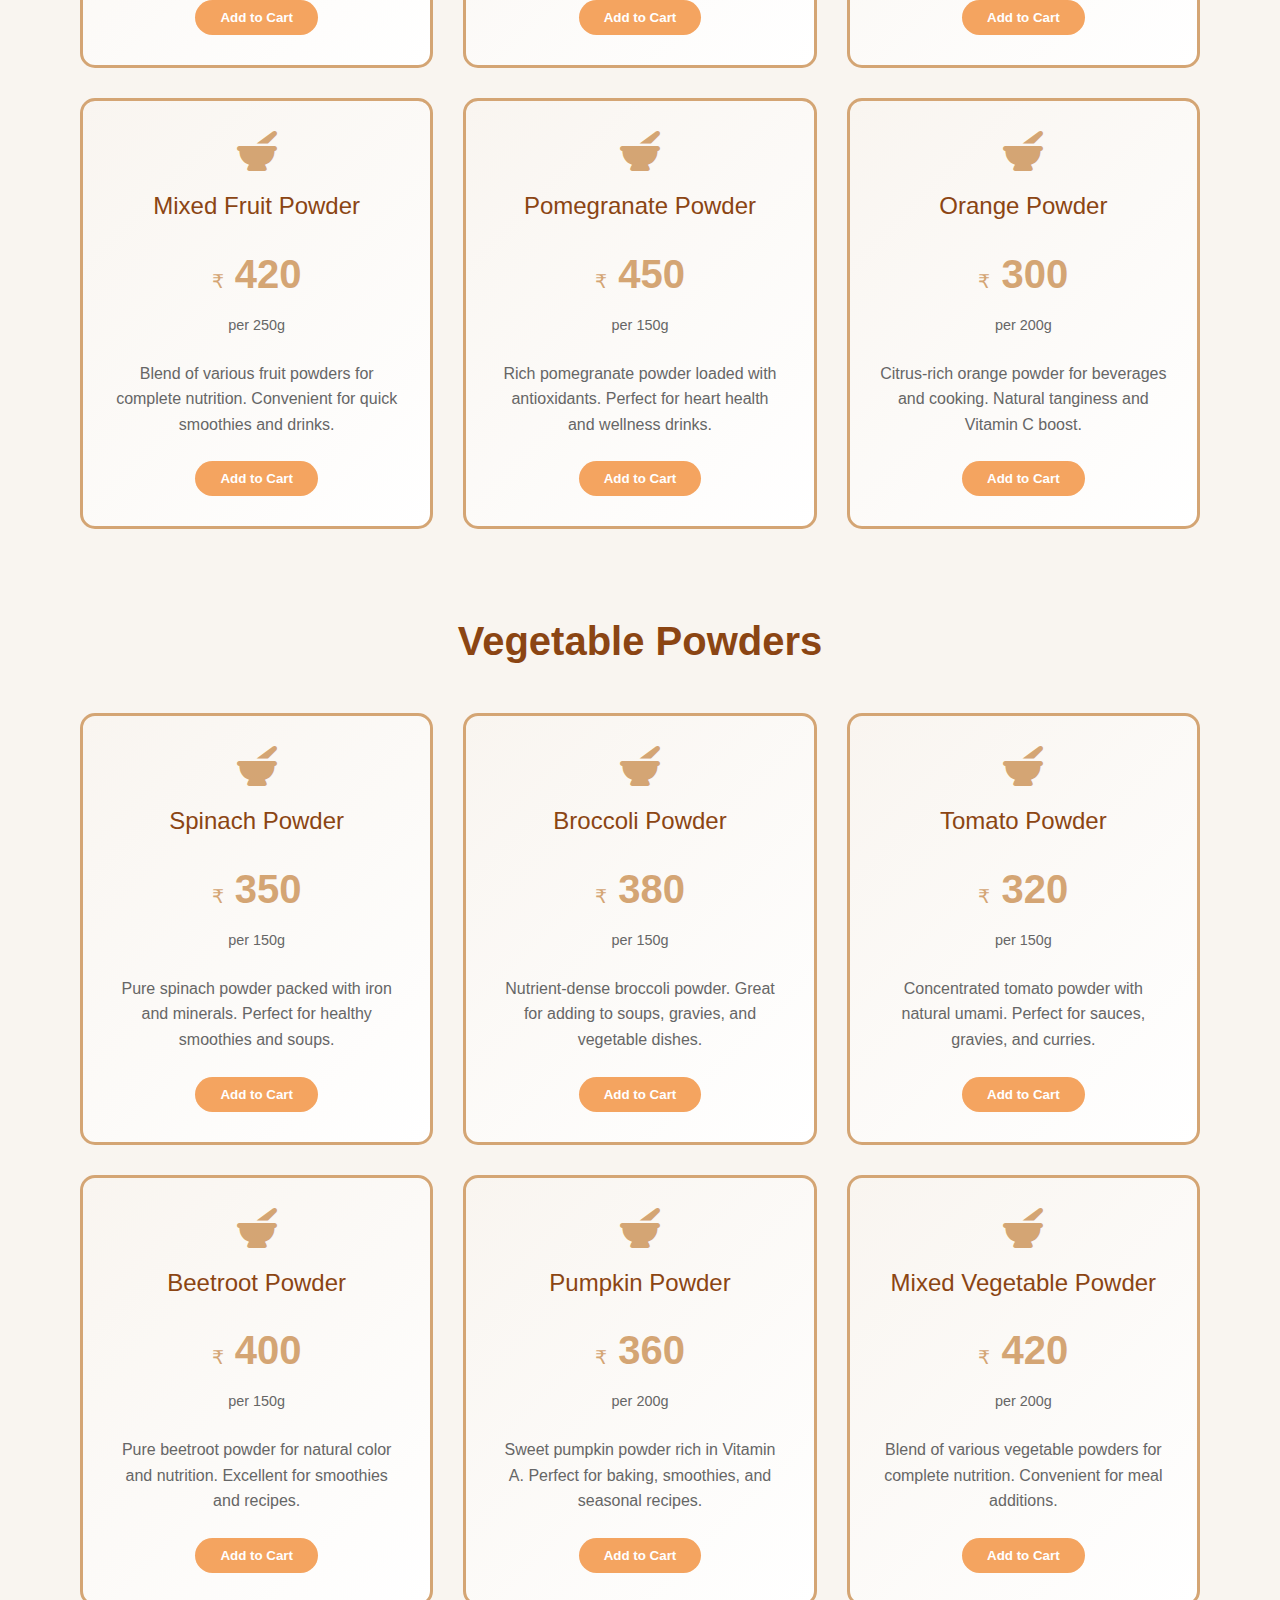
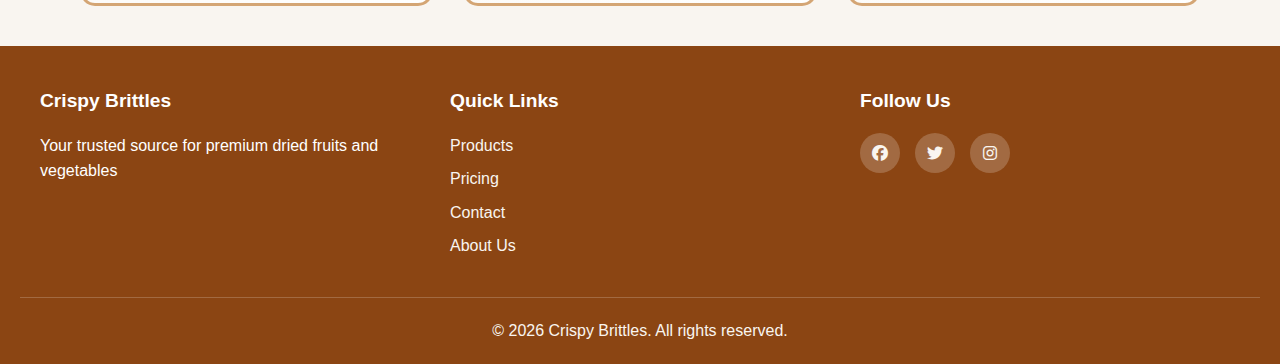
<file: pricing.html>
<!DOCTYPE html>
<html lang="en">
<head>
    <meta charset="UTF-8">
    <meta name="viewport" content="width=device-width, initial-scale=1.0">
    <title>Pricing - Crispy Brittles</title>
    <link rel="stylesheet" href="styles.css">
    <link rel="stylesheet" href="https://cdnjs.cloudflare.com/ajax/libs/font-awesome/6.4.0/css/all.min.css">
</head>
<body>
    <!-- Navigation Bar -->
    <nav class="navbar">
        <div class="nav-container">
            <div class="nav-logo">
                <img src="crispybrittles.jpeg" alt="Crispy Brittles Logo" class="logo-img">
                <span class="brand-name">Crispy Brittles</span>
            </div>
            <ul class="nav-menu">
                <li><a href="index.html" class="nav-link">Home</a></li>
                <li><a href="products.html" class="nav-link">Products</a></li>
                <li><a href="pricing.html" class="nav-link active">Pricing</a></li>
                <li><a href="contact.html" class="nav-link">Contact</a></li>
                <li><a href="about.html" class="nav-link">About</a></li>
            </ul>
        </div>
    </nav>

    <!-- Hero Section -->
    <section class="hero">
        <div class="hero-content">
            <h1>Our Premium Pricing</h1>
            <p>Affordable Excellence in Every Package</p>
        </div>
    </section>

    <!-- Pricing Content -->
    <div class="container">
        <section class="pricing-section">
            <h2 style="text-align: center; color: var(--secondary-color); font-size: 2.5rem; margin-bottom: 40px;">Dried Fruits</h2>
            <div class="pricing-grid">
                <div class="pricing-card">
                    <i class="fas fa-apple-alt" style="font-size: 2.5rem; color: var(--primary-color); margin-bottom: 1rem;"></i>
                    <div class="product-name-pricing">Dried Mango Slices</div>
                    <div class="price"><span class="currency">₹</span> 350</div>
                    <div class="price-unit">per 250g</div>
                    <div class="price-desc">Golden sweet mango slices, sun-dried naturally without preservatives. Perfect for snacking or cooking.</div>
                    <button class="add-to-cart">Add to Cart</button>
                </div>
                <div class="pricing-card">
                    <i class="fas fa-leaf" style="font-size: 2.5rem; color: var(--primary-color); margin-bottom: 1rem;"></i>
                    <div class="product-name-pricing">Dried Apricots</div>
                    <div class="price"><span class="currency">₹</span> 420</div>
                    <div class="price-unit">per 250g</div>
                    <div class="price-desc">Premium quality dried apricots with natural sweetness. Rich in antioxidants and potassium.</div>
                    <button class="add-to-cart">Add to Cart</button>
                </div>
                <div class="pricing-card">
                    <i class="fas fa-circle" style="font-size: 2.5rem; color: var(--primary-color); margin-bottom: 1rem;"></i>
                    <div class="product-name-pricing">Dried Dates</div>
                    <div class="price"><span class="currency">₹</span> 380</div>
                    <div class="price-unit">per 250g</div>
                    <div class="price-desc">Naturally sweet dried dates. Excellent energy booster and source of natural sugars.</div>
                    <button class="add-to-cart">Add to Cart</button>
                </div>
                <div class="pricing-card">
                    <i class="fas fa-square" style="font-size: 2.5rem; color: var(--primary-color); margin-bottom: 1rem;"></i>
                    <div class="product-name-pricing">Dried Figs</div>
                    <div class="price"><span class="currency">₹</span> 450</div>
                    <div class="price-unit">per 200g</div>
                    <div class="price-desc">Sweet and chewy dried figs. Packed with fiber and essential minerals for better digestion.</div>
                    <button class="add-to-cart">Add to Cart</button>
                </div>
                <div class="pricing-card">
                    <i class="fas fa-gem" style="font-size: 2.5rem; color: var(--primary-color); margin-bottom: 1rem;"></i>
                    <div class="product-name-pricing">Dried Raisins</div>
                    <div class="price"><span class="currency">₹</span> 300</div>
                    <div class="price-unit">per 250g</div>
                    <div class="price-desc">Premium dried grapes with concentrated natural sweetness and nutritional value.</div>
                    <button class="add-to-cart">Add to Cart</button>
                </div>
                <div class="pricing-card">
                    <i class="fas fa-berry" style="font-size: 2.5rem; color: var(--primary-color); margin-bottom: 1rem;"></i>
                    <div class="product-name-pricing">Dried Cranberries</div>
                    <div class="price"><span class="currency">₹</span> 480</div>
                    <div class="price-unit">per 200g</div>
                    <div class="price-desc">Tart and tangy dried cranberries naturally dried without added sugars. Perfect for recipes.</div>
                    <button class="add-to-cart">Add to Cart</button>
                </div>
            </div>
        </section>

        <section class="pricing-section">
            <h2 style="text-align: center; color: var(--secondary-color); font-size: 2.5rem; margin-bottom: 40px;">Dried Vegetables</h2>
            <div class="pricing-grid">
                <div class="pricing-card">
                    <i class="fas fa-circle" style="font-size: 2.5rem; color: var(--primary-color); margin-bottom: 1rem;"></i>
                    <div class="product-name-pricing">Dried Tomato Slices</div>
                    <div class="price"><span class="currency">₹</span> 280</div>
                    <div class="price-unit">per 100g</div>
                    <div class="price-desc">Sun-dried tomato slices with concentrated flavors. Perfect for cooking and Mediterranean dishes.</div>
                    <button class="add-to-cart">Add to Cart</button>
                </div>
                <div class="pricing-card">
                    <i class="fas fa-leaf" style="font-size: 2.5rem; color: var(--primary-color); margin-bottom: 1rem;"></i>
                    <div class="product-name-pricing">Dried Bell Pepper</div>
                    <div class="price"><span class="currency">₹</span> 320</div>
                    <div class="price-unit">per 100g</div>
                    <div class="price-desc">Colorful dried bell peppers with natural sweetness. Great for soups, curries, and vegetable mixes.</div>
                    <button class="add-to-cart">Add to Cart</button>
                </div>
                <div class="pricing-card">
                    <i class="fas fa-leaf" style="font-size: 2.5rem; color: var(--primary-color); margin-bottom: 1rem;"></i>
                    <div class="product-name-pricing">Dried Mushrooms</div>
                    <div class="price"><span class="currency">₹</span> 420</div>
                    <div class="price-unit">per 100g</div>
                    <div class="price-desc">Premium dried mushrooms with umami flavors. Perfect for vegetarian and vegan cooking.</div>
                    <button class="add-to-cart">Add to Cart</button>
                </div>
                <div class="pricing-card">
                    <i class="fas fa-flask" style="font-size: 2.5rem; color: var(--primary-color); margin-bottom: 1rem;"></i>
                    <div class="product-name-pricing">Dried Onion Flakes</div>
                    <div class="price"><span class="currency">₹</span> 220</div>
                    <div class="price-unit">per 100g</div>
                    <div class="price-desc">Naturally dried onion flakes with concentrated flavor. Convenient for cooking and seasoning.</div>
                    <button class="add-to-cart">Add to Cart</button>
                </div>
                <div class="pricing-card">
                    <i class="fas fa-clove" style="font-size: 2.5rem; color: var(--primary-color); margin-bottom: 1rem;"></i>
                    <div class="product-name-pricing">Dried Garlic Flakes</div>
                    <div class="price"><span class="currency">₹</span> 250</div>
                    <div class="price-unit">per 100g</div>
                    <div class="price-desc">Pure dried garlic flakes without additives. Adds robust flavor to all your dishes.</div>
                    <button class="add-to-cart">Add to Cart</button>
                </div>
                <div class="pricing-card">
                    <i class="fas fa-leaf" style="font-size: 2.5rem; color: var(--primary-color); margin-bottom: 1rem;"></i>
                    <div class="product-name-pricing">Dried Peas & Corn Mix</div>
                    <div class="price"><span class="currency">₹</span> 290</div>
                    <div class="price-unit">per 250g</div>
                    <div class="price-desc">Mixed dried peas and corn kernels. Convenient, nutritious, and ready to use in recipes.</div>
                    <button class="add-to-cart">Add to Cart</button>
                </div>
            </div>
        </section>

        <section class="pricing-section">
            <h2 style="text-align: center; color: var(--secondary-color); font-size: 2.5rem; margin-bottom: 40px;">Fruit Powders</h2>
            <div class="pricing-grid">
                <div class="pricing-card">
                    <i class="fas fa-mortar-pestle" style="font-size: 2.5rem; color: var(--primary-color); margin-bottom: 1rem;"></i>
                    <div class="product-name-pricing">Mango Powder</div>
                    <div class="price"><span class="currency">₹</span> 320</div>
                    <div class="price-unit">per 200g</div>
                    <div class="price-desc">Fine powder made from sun-dried mangoes. Perfect for smoothies, desserts, and beverages.</div>
                    <button class="add-to-cart">Add to Cart</button>
                </div>
                <div class="pricing-card">
                    <i class="fas fa-mortar-pestle" style="font-size: 2.5rem; color: var(--primary-color); margin-bottom: 1rem;"></i>
                    <div class="product-name-pricing">Strawberry Powder</div>
                    <div class="price"><span class="currency">₹</span> 380</div>
                    <div class="price-unit">per 150g</div>
                    <div class="price-desc">100% pure strawberry powder. Add to yogurt, milkshakes, or baking for natural strawberry flavor.</div>
                    <button class="add-to-cart">Add to Cart</button>
                </div>
                <div class="pricing-card">
                    <i class="fas fa-mortar-pestle" style="font-size: 2.5rem; color: var(--primary-color); margin-bottom: 1rem;"></i>
                    <div class="product-name-pricing">Banana Powder</div>
                    <div class="price"><span class="currency">₹</span> 280</div>
                    <div class="price-unit">per 200g</div>
                    <div class="price-desc">Pure dried banana powder without additives. Great for breakfast smoothies and recipes.</div>
                    <button class="add-to-cart">Add to Cart</button>
                </div>
                <div class="pricing-card">
                    <i class="fas fa-mortar-pestle" style="font-size: 2.5rem; color: var(--primary-color); margin-bottom: 1rem;"></i>
                    <div class="product-name-pricing">Mixed Fruit Powder</div>
                    <div class="price"><span class="currency">₹</span> 420</div>
                    <div class="price-unit">per 250g</div>
                    <div class="price-desc">Blend of various fruit powders for complete nutrition. Convenient for quick smoothies and drinks.</div>
                    <button class="add-to-cart">Add to Cart</button>
                </div>
                <div class="pricing-card">
                    <i class="fas fa-mortar-pestle" style="font-size: 2.5rem; color: var(--primary-color); margin-bottom: 1rem;"></i>
                    <div class="product-name-pricing">Pomegranate Powder</div>
                    <div class="price"><span class="currency">₹</span> 450</div>
                    <div class="price-unit">per 150g</div>
                    <div class="price-desc">Rich pomegranate powder loaded with antioxidants. Perfect for heart health and wellness drinks.</div>
                    <button class="add-to-cart">Add to Cart</button>
                </div>
                <div class="pricing-card">
                    <i class="fas fa-mortar-pestle" style="font-size: 2.5rem; color: var(--primary-color); margin-bottom: 1rem;"></i>
                    <div class="product-name-pricing">Orange Powder</div>
                    <div class="price"><span class="currency">₹</span> 300</div>
                    <div class="price-unit">per 200g</div>
                    <div class="price-desc">Citrus-rich orange powder for beverages and cooking. Natural tanginess and Vitamin C boost.</div>
                    <button class="add-to-cart">Add to Cart</button>
                </div>
            </div>
        </section>

        <section class="pricing-section">
            <h2 style="text-align: center; color: var(--secondary-color); font-size: 2.5rem; margin-bottom: 40px;">Vegetable Powders</h2>
            <div class="pricing-grid">
                <div class="pricing-card">
                    <i class="fas fa-mortar-pestle" style="font-size: 2.5rem; color: var(--primary-color); margin-bottom: 1rem;"></i>
                    <div class="product-name-pricing">Spinach Powder</div>
                    <div class="price"><span class="currency">₹</span> 350</div>
                    <div class="price-unit">per 150g</div>
                    <div class="price-desc">Pure spinach powder packed with iron and minerals. Perfect for healthy smoothies and soups.</div>
                    <button class="add-to-cart">Add to Cart</button>
                </div>
                <div class="pricing-card">
                    <i class="fas fa-mortar-pestle" style="font-size: 2.5rem; color: var(--primary-color); margin-bottom: 1rem;"></i>
                    <div class="product-name-pricing">Broccoli Powder</div>
                    <div class="price"><span class="currency">₹</span> 380</div>
                    <div class="price-unit">per 150g</div>
                    <div class="price-desc">Nutrient-dense broccoli powder. Great for adding to soups, gravies, and vegetable dishes.</div>
                    <button class="add-to-cart">Add to Cart</button>
                </div>
                <div class="pricing-card">
                    <i class="fas fa-mortar-pestle" style="font-size: 2.5rem; color: var(--primary-color); margin-bottom: 1rem;"></i>
                    <div class="product-name-pricing">Tomato Powder</div>
                    <div class="price"><span class="currency">₹</span> 320</div>
                    <div class="price-unit">per 150g</div>
                    <div class="price-desc">Concentrated tomato powder with natural umami. Perfect for sauces, gravies, and curries.</div>
                    <button class="add-to-cart">Add to Cart</button>
                </div>
                <div class="pricing-card">
                    <i class="fas fa-mortar-pestle" style="font-size: 2.5rem; color: var(--primary-color); margin-bottom: 1rem;"></i>
                    <div class="product-name-pricing">Beetroot Powder</div>
                    <div class="price"><span class="currency">₹</span> 400</div>
                    <div class="price-unit">per 150g</div>
                    <div class="price-desc">Pure beetroot powder for natural color and nutrition. Excellent for smoothies and recipes.</div>
                    <button class="add-to-cart">Add to Cart</button>
                </div>
                <div class="pricing-card">
                    <i class="fas fa-mortar-pestle" style="font-size: 2.5rem; color: var(--primary-color); margin-bottom: 1rem;"></i>
                    <div class="product-name-pricing">Pumpkin Powder</div>
                    <div class="price"><span class="currency">₹</span> 360</div>
                    <div class="price-unit">per 200g</div>
                    <div class="price-desc">Sweet pumpkin powder rich in Vitamin A. Perfect for baking, smoothies, and seasonal recipes.</div>
                    <button class="add-to-cart">Add to Cart</button>
                </div>
                <div class="pricing-card">
                    <i class="fas fa-mortar-pestle" style="font-size: 2.5rem; color: var(--primary-color); margin-bottom: 1rem;"></i>
                    <div class="product-name-pricing">Mixed Vegetable Powder</div>
                    <div class="price"><span class="currency">₹</span> 420</div>
                    <div class="price-unit">per 200g</div>
                    <div class="price-desc">Blend of various vegetable powders for complete nutrition. Convenient for meal additions.</div>
                    <button class="add-to-cart">Add to Cart</button>
                </div>
            </div>
        </section>
    </div>

    <!-- Footer -->
    <footer class="footer">
        <div class="footer-content">
            <div class="footer-section">
                <h4>Crispy Brittles</h4>
                <p>Your trusted source for premium dried fruits and vegetables</p>
            </div>
            <div class="footer-section">
                <h4>Quick Links</h4>
                <ul>
                    <li><a href="products.html">Products</a></li>
                    <li><a href="pricing.html">Pricing</a></li>
                    <li><a href="contact.html">Contact</a></li>
                    <li><a href="about.html">About Us</a></li>
                </ul>
            </div>
            <div class="footer-section">
                <h4>Follow Us</h4>
                <div class="social-links">
                    <a href="#"><i class="fab fa-facebook"></i></a>
                    <a href="#"><i class="fab fa-twitter"></i></a>
                    <a href="#"><i class="fab fa-instagram"></i></a>
                </div>
            </div>
        </div>
        <div class="footer-bottom">
            <p>&copy; 2026 Crispy Brittles. All rights reserved.</p>
        </div>
    </footer>

    <script src="script.js"></script>
</body>
</html>
</file>
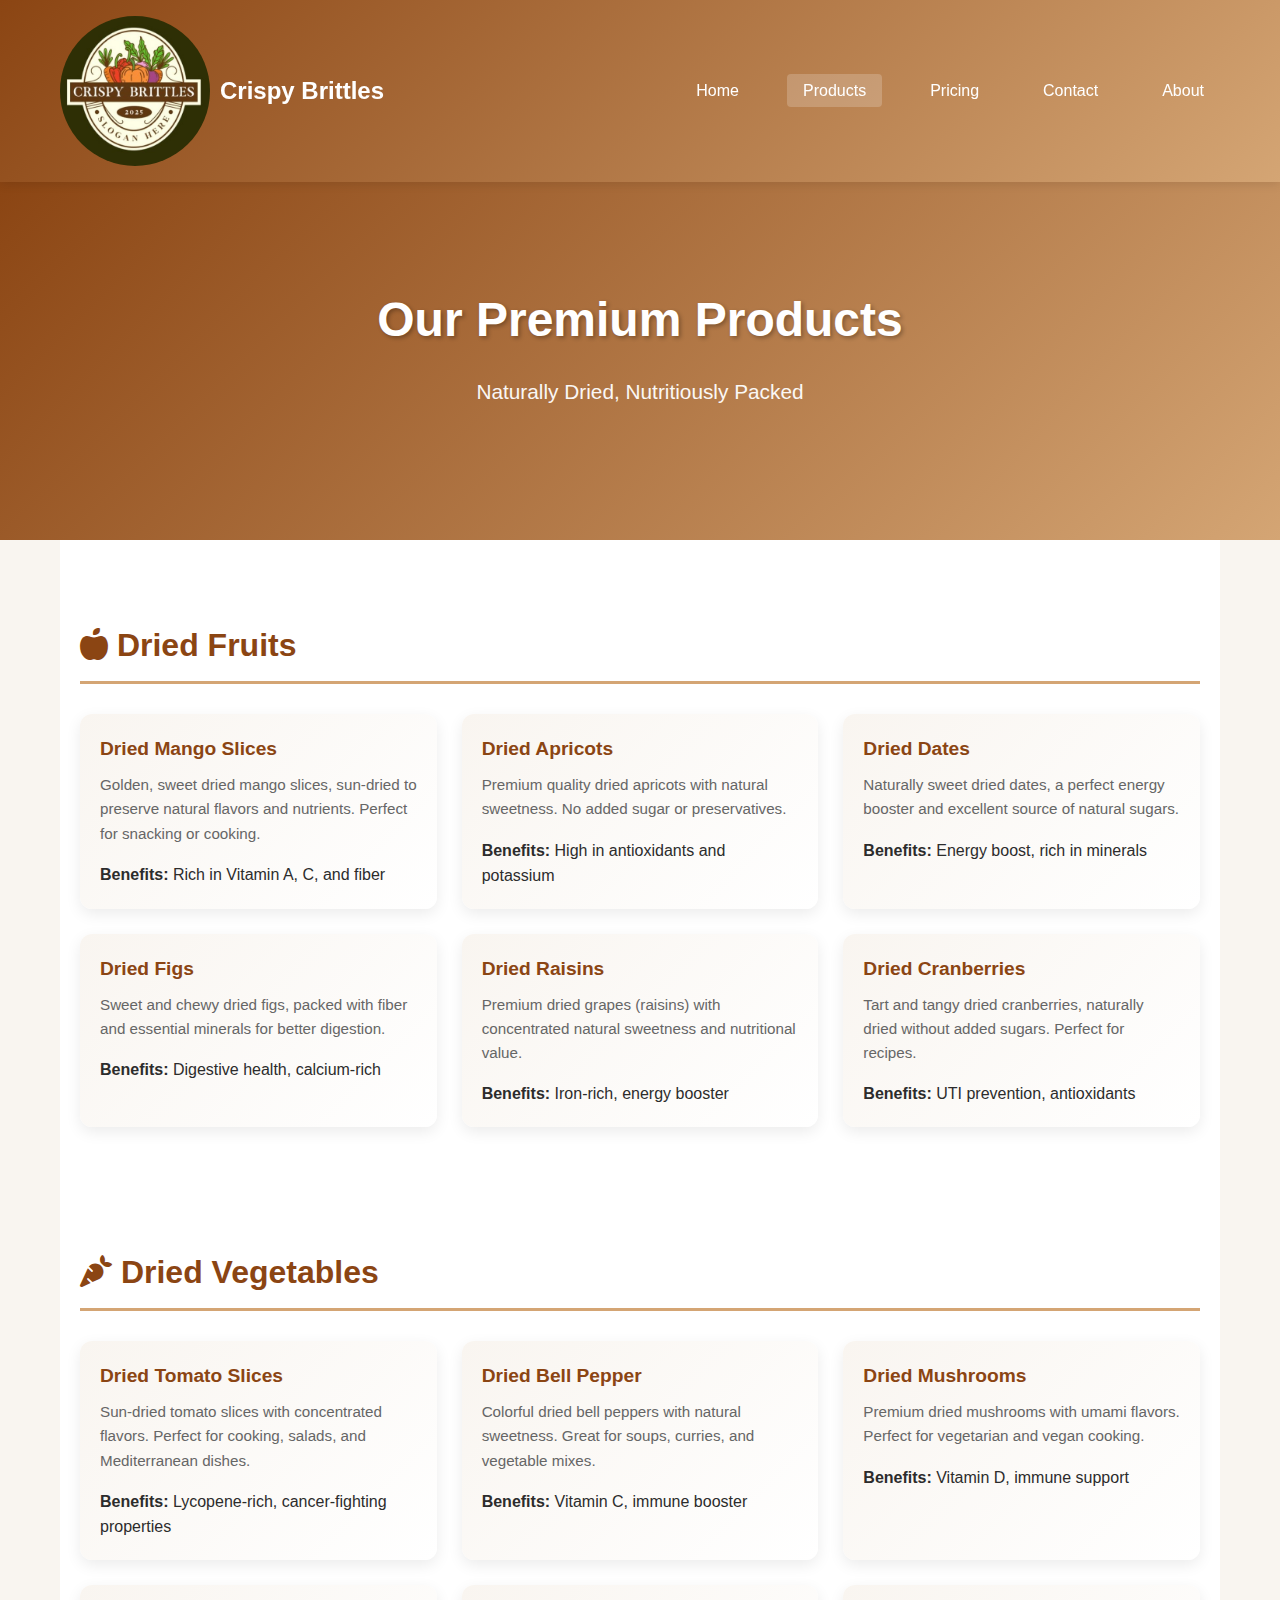
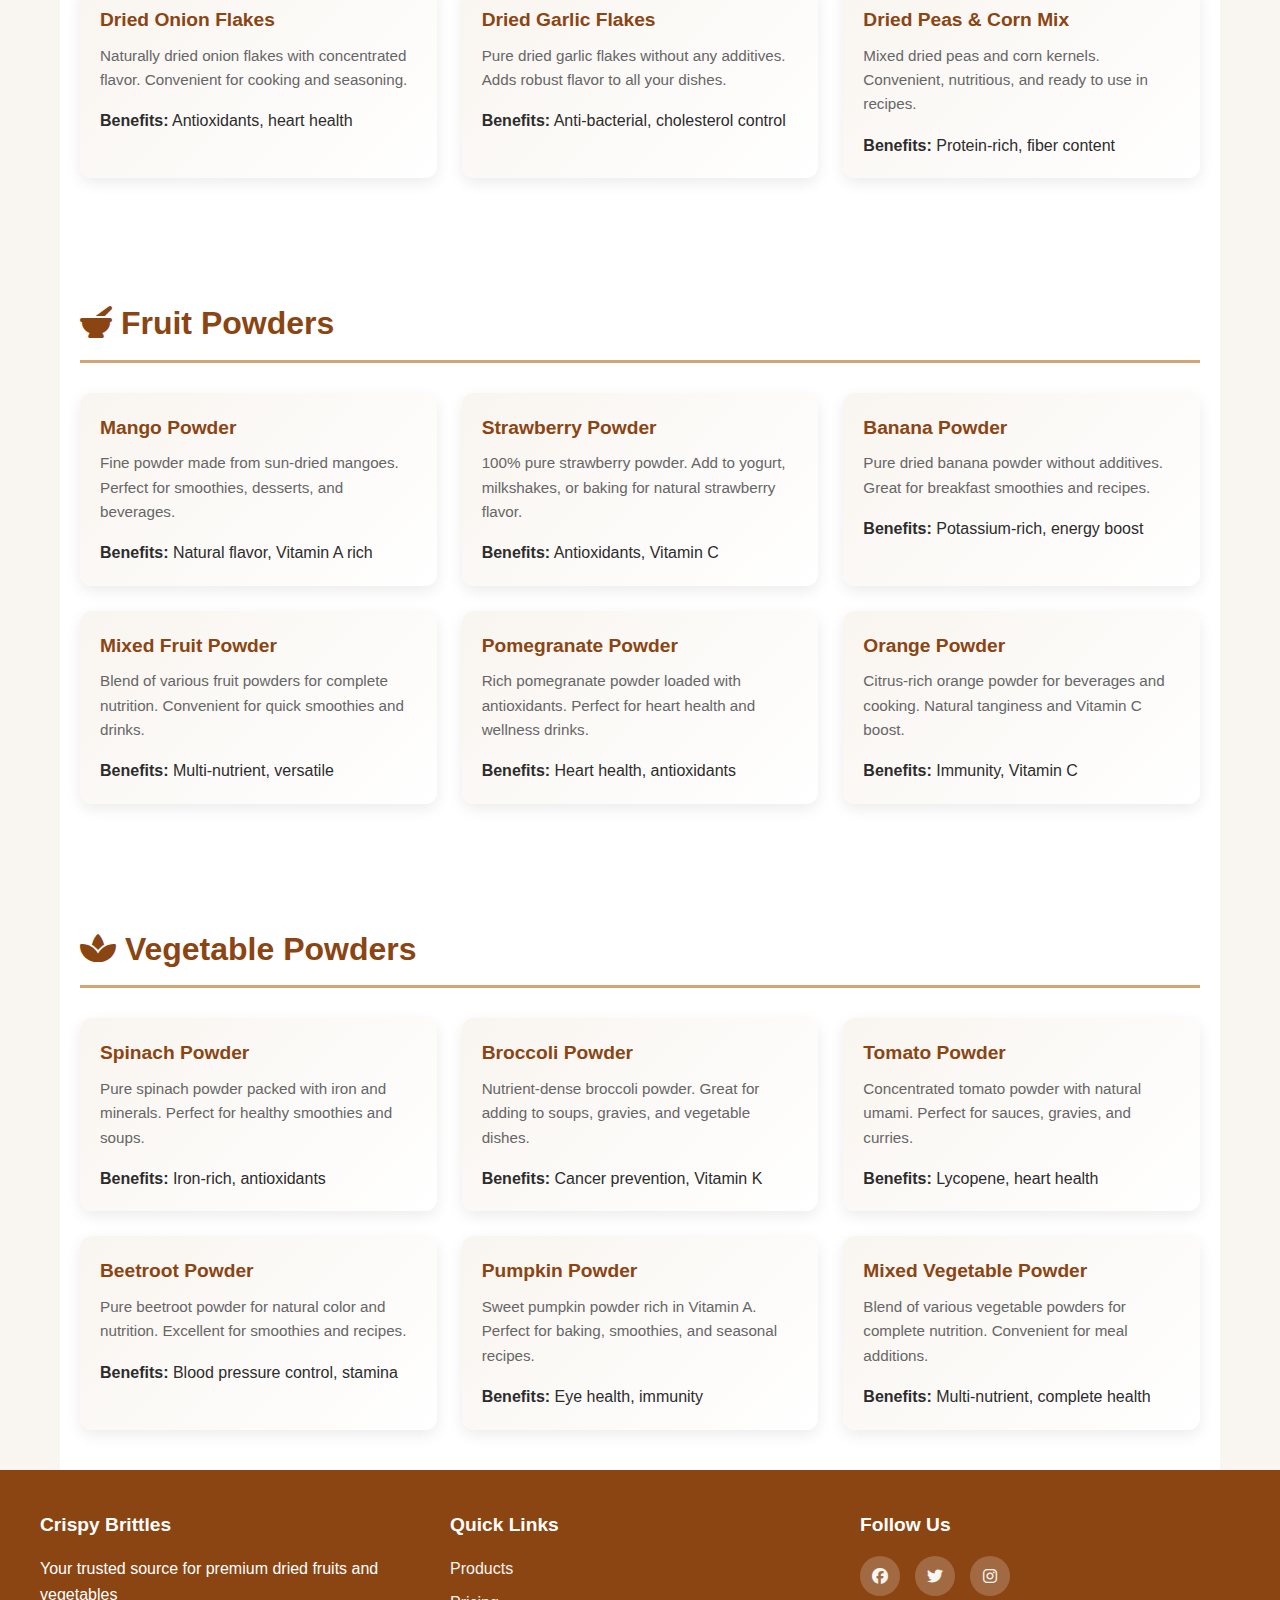
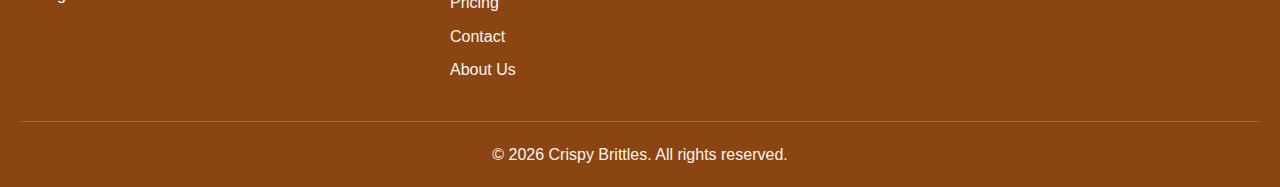
<file: products.html>
<!DOCTYPE html>
<html lang="en">
<head>
    <meta charset="UTF-8">
    <meta name="viewport" content="width=device-width, initial-scale=1.0">
    <title>Products - Crispy Brittles</title>
    <link rel="stylesheet" href="styles.css">
    <link rel="stylesheet" href="https://cdnjs.cloudflare.com/ajax/libs/font-awesome/6.4.0/css/all.min.css">
</head>
<body>
    <!-- Navigation Bar -->
    <nav class="navbar">
        <div class="nav-container">
            <div class="nav-logo">
                <img src="crispybrittles.jpeg" alt="Crispy Brittles Logo" class="logo-img">
                <span class="brand-name">Crispy Brittles</span>
            </div>
            <ul class="nav-menu">
                <li><a href="index.html" class="nav-link">Home</a></li>
                <li><a href="products.html" class="nav-link active">Products</a></li>
                <li><a href="pricing.html" class="nav-link">Pricing</a></li>
                <li><a href="contact.html" class="nav-link">Contact</a></li>
                <li><a href="about.html" class="nav-link">About</a></li>
            </ul>
        </div>
    </nav>

    <!-- Hero Section -->
    <section class="hero">
        <div class="hero-content">
            <h1>Our Premium Products</h1>
            <p>Naturally Dried, Nutritiously Packed</p>
        </div>
    </section>

    <!-- Products Content -->
    <div class="container">
        <!-- Dried Fruits -->
        <section class="product-section" id="dried-fruits">
            <h2><i class="fas fa-apple-alt"></i> Dried Fruits</h2>
            <div class="product-list">
                <div class="product-item">
                    <div class="product-content">
                        <div class="product-name">Dried Mango Slices</div>
                        <div class="product-desc">
                            Golden, sweet dried mango slices, sun-dried to preserve natural flavors and nutrients. Perfect for snacking or cooking.
                        </div>
                        <p><strong>Benefits:</strong> Rich in Vitamin A, C, and fiber</p>
                    </div>
                </div>
                <div class="product-item">
                    <div class="product-content">
                        <div class="product-name">Dried Apricots</div>
                        <div class="product-desc">
                            Premium quality dried apricots with natural sweetness. No added sugar or preservatives.
                        </div>
                        <p><strong>Benefits:</strong> High in antioxidants and potassium</p>
                    </div>
                </div>
                <div class="product-item">
                    <div class="product-content">
                        <div class="product-name">Dried Dates</div>
                        <div class="product-desc">
                            Naturally sweet dried dates, a perfect energy booster and excellent source of natural sugars.
                        </div>
                        <p><strong>Benefits:</strong> Energy boost, rich in minerals</p>
                    </div>
                </div>
                <div class="product-item">
                    <div class="product-content">
                        <div class="product-name">Dried Figs</div>
                        <div class="product-desc">
                            Sweet and chewy dried figs, packed with fiber and essential minerals for better digestion.
                        </div>
                        <p><strong>Benefits:</strong> Digestive health, calcium-rich</p>
                    </div>
                </div>
                <div class="product-item">
                    <div class="product-content">
                        <div class="product-name">Dried Raisins</div>
                        <div class="product-desc">
                            Premium dried grapes (raisins) with concentrated natural sweetness and nutritional value.
                        </div>
                        <p><strong>Benefits:</strong> Iron-rich, energy booster</p>
                    </div>
                </div>
                <div class="product-item">
                    <div class="product-content">
                        <div class="product-name">Dried Cranberries</div>
                        <div class="product-desc">
                            Tart and tangy dried cranberries, naturally dried without added sugars. Perfect for recipes.
                        </div>
                        <p><strong>Benefits:</strong> UTI prevention, antioxidants</p>
                    </div>
                </div>
            </div>
        </section>

        <!-- Dried Vegetables -->
        <section class="product-section" id="dried-vegetables">
            <h2><i class="fas fa-carrot"></i> Dried Vegetables</h2>
            <div class="product-list">
                <div class="product-item">
                    <div class="product-content">
                        <div class="product-name">Dried Tomato Slices</div>
                        <div class="product-desc">
                            Sun-dried tomato slices with concentrated flavors. Perfect for cooking, salads, and Mediterranean dishes.
                        </div>
                        <p><strong>Benefits:</strong> Lycopene-rich, cancer-fighting properties</p>
                    </div>
                </div>
                <div class="product-item">
                    <div class="product-content">
                        <div class="product-name">Dried Bell Pepper</div>
                        <div class="product-desc">
                            Colorful dried bell peppers with natural sweetness. Great for soups, curries, and vegetable mixes.
                        </div>
                        <p><strong>Benefits:</strong> Vitamin C, immune booster</p>
                    </div>
                </div>
                <div class="product-item">
                    <div class="product-content">
                        <div class="product-name">Dried Mushrooms</div>
                        <div class="product-desc">
                            Premium dried mushrooms with umami flavors. Perfect for vegetarian and vegan cooking.
                        </div>
                        <p><strong>Benefits:</strong> Vitamin D, immune support</p>
                    </div>
                </div>
                <div class="product-item">
                    <div class="product-content">
                        <div class="product-name">Dried Onion Flakes</div>
                        <div class="product-desc">
                            Naturally dried onion flakes with concentrated flavor. Convenient for cooking and seasoning.
                        </div>
                        <p><strong>Benefits:</strong> Antioxidants, heart health</p>
                    </div>
                </div>
                <div class="product-item">
                    <div class="product-content">
                        <div class="product-name">Dried Garlic Flakes</div>
                        <div class="product-desc">
                            Pure dried garlic flakes without any additives. Adds robust flavor to all your dishes.
                        </div>
                        <p><strong>Benefits:</strong> Anti-bacterial, cholesterol control</p>
                    </div>
                </div>
                <div class="product-item">
                    <div class="product-content">
                        <div class="product-name">Dried Peas & Corn Mix</div>
                        <div class="product-desc">
                            Mixed dried peas and corn kernels. Convenient, nutritious, and ready to use in recipes.
                        </div>
                        <p><strong>Benefits:</strong> Protein-rich, fiber content</p>
                    </div>
                </div>
            </div>
        </section>

        <!-- Fruit Powders -->
        <section class="product-section" id="fruit-powder">
            <h2><i class="fas fa-mortar-pestle"></i> Fruit Powders</h2>
            <div class="product-list">
                <div class="product-item">
                    <div class="product-content">
                        <div class="product-name">Mango Powder</div>
                        <div class="product-desc">
                            Fine powder made from sun-dried mangoes. Perfect for smoothies, desserts, and beverages.
                        </div>
                        <p><strong>Benefits:</strong> Natural flavor, Vitamin A rich</p>
                    </div>
                </div>
                <div class="product-item">
                    <div class="product-content">
                        <div class="product-name">Strawberry Powder</div>
                        <div class="product-desc">
                            100% pure strawberry powder. Add to yogurt, milkshakes, or baking for natural strawberry flavor.
                        </div>
                        <p><strong>Benefits:</strong> Antioxidants, Vitamin C</p>
                    </div>
                </div>
                <div class="product-item">
                    <div class="product-content">
                        <div class="product-name">Banana Powder</div>
                        <div class="product-desc">
                            Pure dried banana powder without additives. Great for breakfast smoothies and recipes.
                        </div>
                        <p><strong>Benefits:</strong> Potassium-rich, energy boost</p>
                    </div>
                </div>
                <div class="product-item">
                    <div class="product-content">
                        <div class="product-name">Mixed Fruit Powder</div>
                        <div class="product-desc">
                            Blend of various fruit powders for complete nutrition. Convenient for quick smoothies and drinks.
                        </div>
                        <p><strong>Benefits:</strong> Multi-nutrient, versatile</p>
                    </div>
                </div>
                <div class="product-item">
                    <div class="product-content">
                        <div class="product-name">Pomegranate Powder</div>
                        <div class="product-desc">
                            Rich pomegranate powder loaded with antioxidants. Perfect for heart health and wellness drinks.
                        </div>
                        <p><strong>Benefits:</strong> Heart health, antioxidants</p>
                    </div>
                </div>
                <div class="product-item">
                    <div class="product-content">
                        <div class="product-name">Orange Powder</div>
                        <div class="product-desc">
                            Citrus-rich orange powder for beverages and cooking. Natural tanginess and Vitamin C boost.
                        </div>
                        <p><strong>Benefits:</strong> Immunity, Vitamin C</p>
                    </div>
                </div>
            </div>
        </section>

        <!-- Vegetable Powders -->
        <section class="product-section" id="vegetable-powder">
            <h2><i class="fas fa-spa"></i> Vegetable Powders</h2>
            <div class="product-list">
                <div class="product-item">
                    <div class="product-content">
                        <div class="product-name">Spinach Powder</div>
                        <div class="product-desc">
                            Pure spinach powder packed with iron and minerals. Perfect for healthy smoothies and soups.
                        </div>
                        <p><strong>Benefits:</strong> Iron-rich, antioxidants</p>
                    </div>
                </div>
                <div class="product-item">
                    <div class="product-content">
                        <div class="product-name">Broccoli Powder</div>
                        <div class="product-desc">
                            Nutrient-dense broccoli powder. Great for adding to soups, gravies, and vegetable dishes.
                        </div>
                        <p><strong>Benefits:</strong> Cancer prevention, Vitamin K</p>
                    </div>
                </div>
                <div class="product-item">
                    <div class="product-content">
                        <div class="product-name">Tomato Powder</div>
                        <div class="product-desc">
                            Concentrated tomato powder with natural umami. Perfect for sauces, gravies, and curries.
                        </div>
                        <p><strong>Benefits:</strong> Lycopene, heart health</p>
                    </div>
                </div>
                <div class="product-item">
                    <div class="product-content">
                        <div class="product-name">Beetroot Powder</div>
                        <div class="product-desc">
                            Pure beetroot powder for natural color and nutrition. Excellent for smoothies and recipes.
                        </div>
                        <p><strong>Benefits:</strong> Blood pressure control, stamina</p>
                    </div>
                </div>
                <div class="product-item">
                    <div class="product-content">
                        <div class="product-name">Pumpkin Powder</div>
                        <div class="product-desc">
                            Sweet pumpkin powder rich in Vitamin A. Perfect for baking, smoothies, and seasonal recipes.
                        </div>
                        <p><strong>Benefits:</strong> Eye health, immunity</p>
                    </div>
                </div>
                <div class="product-item">
                    <div class="product-content">
                        <div class="product-name">Mixed Vegetable Powder</div>
                        <div class="product-desc">
                            Blend of various vegetable powders for complete nutrition. Convenient for meal additions.
                        </div>
                        <p><strong>Benefits:</strong> Multi-nutrient, complete health</p>
                    </div>
                </div>
            </div>
        </section>
    </div>

    <!-- Footer -->
    <footer class="footer">
        <div class="footer-content">
            <div class="footer-section">
                <h4>Crispy Brittles</h4>
                <p>Your trusted source for premium dried fruits and vegetables</p>
            </div>
            <div class="footer-section">
                <h4>Quick Links</h4>
                <ul>
                    <li><a href="products.html">Products</a></li>
                    <li><a href="pricing.html">Pricing</a></li>
                    <li><a href="contact.html">Contact</a></li>
                    <li><a href="about.html">About Us</a></li>
                </ul>
            </div>
            <div class="footer-section">
                <h4>Follow Us</h4>
                <div class="social-links">
                    <a href="#"><i class="fab fa-facebook"></i></a>
                    <a href="#"><i class="fab fa-twitter"></i></a>
                    <a href="#"><i class="fab fa-instagram"></i></a>
                </div>
            </div>
        </div>
        <div class="footer-bottom">
            <p>&copy; 2026 Crispy Brittles. All rights reserved.</p>
        </div>
    </footer>

    <script src="script.js"></script>
</body>
</html>
</file>
<file: styles.css>
* {
    margin: 0;
    padding: 0;
    box-sizing: border-box;
}

:root {
    --primary-color: #D4A574;
    --secondary-color: #8B4513;
    --accent-color: #F4A460;
    --dark-text: #2C2C2C;
    --light-bg: #F9F5F0;
    --white: #FFFFFF;
}

body {
    font-family: 'Segoe UI', Tahoma, Geneva, Verdana, sans-serif;
    line-height: 1.6;
    color: var(--dark-text);
    background-color: var(--light-bg);
}

.container {
    max-width: 1200px;
    margin: 0 auto;
    padding: 0 20px;
}

/* Navigation Bar */
.navbar {
    background: linear-gradient(135deg, var(--secondary-color) 0%, var(--primary-color) 100%);
    padding: 1rem 0;
    box-shadow: 0 2px 10px rgba(0, 0, 0, 0.1);
    position: sticky;
    top: 0;
    z-index: 1000;
}

.nav-container {
    max-width: 1200px;
    margin: 0 auto;
    padding: 0 20px;
    display: flex;
    justify-content: space-between;
    align-items: center;
}

.nav-logo {
    display: flex;
    align-items: center;
    gap: 10px;
}

.logo-img {
    height: 150px;
    width: 150px;
    border-radius: 50%;
    object-fit: cover;
}

.brand-name {
    font-size: 1.5rem;
    font-weight: bold;
    color: var(--white);
    text-decoration: none;
}

.nav-menu {
    display: flex;
    list-style: none;
    gap: 2rem;
}

.nav-link {
    color: var(--white);
    text-decoration: none;
    font-weight: 500;
    transition: all 0.3s ease;
    padding: 0.5rem 1rem;
    border-radius: 4px;
}

.nav-link:hover,
.nav-link.active {
    background-color: rgba(255, 255, 255, 0.2);
    transform: translateY(-2px);
}

.hamburger {
    display: none;
    flex-direction: column;
    cursor: pointer;
}

.hamburger span {
    width: 25px;
    height: 3px;
    background-color: var(--white);
    margin: 5px 0;
    transition: all 0.3s ease;
}

/* Hero Section */
.hero {
    background: linear-gradient(135deg, var(--secondary-color) 0%, var(--primary-color) 100%);
    color: var(--white);
    padding: 100px 20px;
    text-align: center;
    margin-top: 0;
}

.hero-content h1 {
    font-size: 3rem;
    margin-bottom: 1rem;
    text-shadow: 2px 2px 4px rgba(0, 0, 0, 0.3);
}

.hero-content p {
    font-size: 1.3rem;
    margin-bottom: 2rem;
    opacity: 0.95;
}

.cta-btn {
    background-color: var(--accent-color);
    color: var(--white);
    padding: 12px 40px;
    border: none;
    border-radius: 50px;
    font-size: 1rem;
    font-weight: bold;
    cursor: pointer;
    transition: all 0.3s ease;
    box-shadow: 0 4px 15px rgba(0, 0, 0, 0.2);
}

.cta-btn:hover {
    background-color: #FF8C42;
    transform: translateY(-3px);
    box-shadow: 0 6px 20px rgba(0, 0, 0, 0.3);
}

/* Featured Products Section */
.featured-products {
    padding: 60px 20px;
    background-color: var(--white);
}

.featured-products h2 {
    text-align: center;
    font-size: 2.5rem;
    margin-bottom: 3rem;
    color: var(--secondary-color);
}

.products-grid {
    display: grid;
    grid-template-columns: repeat(auto-fit, minmax(280px, 1fr));
    gap: 30px;
}

.product-card {
    background: linear-gradient(135deg, var(--light-bg) 0%, var(--white) 100%);
    padding: 30px;
    border-radius: 15px;
    text-align: center;
    transition: all 0.3s ease;
    box-shadow: 0 5px 15px rgba(0, 0, 0, 0.08);
    border: 2px solid transparent;
}

.product-card:hover {
    transform: translateY(-10px);
    box-shadow: 0 15px 30px rgba(0, 0, 0, 0.15);
    border-color: var(--primary-color);
}

.product-card i {
    font-size: 3rem;
    color: var(--primary-color);
    margin-bottom: 1rem;
}

.product-card h3 {
    font-size: 1.5rem;
    margin-bottom: 1rem;
    color: var(--secondary-color);
}

.product-card p {
    color: #666;
    margin-bottom: 1.5rem;
}

.explore-link {
    color: var(--primary-color);
    text-decoration: none;
    font-weight: bold;
    transition: all 0.3s ease;
    display: inline-block;
}

.explore-link:hover {
    color: var(--accent-color);
    transform: translateX(5px);
}

/* Why Choose Us Section */
.why-choose {
    padding: 60px 20px;
    background: linear-gradient(135deg, var(--light-bg) 0%, var(--white) 100%);
}

.why-choose h2 {
    text-align: center;
    font-size: 2.5rem;
    margin-bottom: 3rem;
    color: var(--secondary-color);
}

.benefits-grid {
    display: grid;
    grid-template-columns: repeat(auto-fit, minmax(250px, 1fr));
    gap: 30px;
}

.benefit-item {
    background: var(--white);
    padding: 30px;
    border-radius: 10px;
    text-align: center;
    box-shadow: 0 5px 15px rgba(0, 0, 0, 0.08);
    transition: all 0.3s ease;
}

.benefit-item:hover {
    transform: translateY(-5px);
    box-shadow: 0 10px 25px rgba(0, 0, 0, 0.15);
}

.benefit-item i {
    font-size: 2.5rem;
    color: var(--primary-color);
    margin-bottom: 1rem;
}

.benefit-item h4 {
    font-size: 1.3rem;
    margin-bottom: 0.5rem;
    color: var(--secondary-color);
}

.benefit-item p {
    color: #666;
}

/* Newsletter Section */
.newsletter {
    background: linear-gradient(135deg, var(--secondary-color) 0%, var(--primary-color) 100%);
    color: var(--white);
    padding: 60px 20px;
    text-align: center;
}

.newsletter h2 {
    font-size: 2rem;
    margin-bottom: 1rem;
}

.newsletter p {
    margin-bottom: 2rem;
    font-size: 1.1rem;
}

.newsletter-form {
    display: flex;
    gap: 10px;
    max-width: 500px;
    margin: 0 auto;
}

.newsletter-form input {
    flex: 1;
    padding: 12px 20px;
    border: none;
    border-radius: 50px;
    font-size: 1rem;
}

.subscribe-btn {
    background-color: var(--accent-color);
    color: var(--white);
    padding: 12px 40px;
    border: none;
    border-radius: 50px;
    font-weight: bold;
    cursor: pointer;
    transition: all 0.3s ease;
}

.subscribe-btn:hover {
    background-color: #FF8C42;
    transform: translateY(-2px);
}

/* Footer */
.footer {
    background-color: var(--secondary-color);
    color: var(--white);
    padding: 40px 20px 20px;
}

.footer-content {
    max-width: 1200px;
    margin: 0 auto;
    display: grid;
    grid-template-columns: repeat(auto-fit, minmax(250px, 1fr));
    gap: 30px;
    margin-bottom: 30px;
}

.footer-section h4 {
    margin-bottom: 1rem;
    font-size: 1.2rem;
}

.footer-section ul {
    list-style: none;
}

.footer-section a {
    color: var(--light-bg);
    text-decoration: none;
    transition: all 0.3s ease;
    display: block;
    margin-bottom: 0.5rem;
}

.footer-section a:hover {
    color: var(--accent-color);
    transform: translateX(5px);
}

.social-links {
    display: flex;
    gap: 15px;
}

.social-links a {
    display: inline-flex;
    align-items: center;
    justify-content: center;
    width: 40px;
    height: 40px;
    background-color: rgba(255, 255, 255, 0.2);
    border-radius: 50%;
    transition: all 0.3s ease;
    margin: 0;
}

.social-links a:hover {
    background-color: var(--accent-color);
    transform: scale(1.1);
}

.footer-bottom {
    text-align: center;
    border-top: 1px solid rgba(255, 255, 255, 0.2);
    padding-top: 20px;
    color: var(--light-bg);
}

/* Responsive Design */
@media (max-width: 768px) {
    .nav-menu {
        display: none;
    }

    .hamburger {
        display: flex;
    }

    .hero-content h1 {
        font-size: 2rem;
    }

    .hero-content p {
        font-size: 1rem;
    }

    .featured-products h2,
    .why-choose h2 {
        font-size: 1.8rem;
    }

    .newsletter-form {
        flex-direction: column;
    }

    .newsletter-form input,
    .subscribe-btn {
        width: 100%;
    }
}

/* Products Page Styles */
.product-section {
    padding: 40px 20px;
    background-color: var(--white);
}

.product-section h2 {
    color: var(--secondary-color);
    margin: 40px 0 30px 0;
    font-size: 2rem;
    border-bottom: 3px solid var(--primary-color);
    padding-bottom: 10px;
}

.product-list {
    display: grid;
    grid-template-columns: repeat(auto-fit, minmax(280px, 1fr));
    gap: 25px;
}

.product-item {
    background: linear-gradient(135deg, var(--light-bg) 0%, var(--white) 100%);
    border-radius: 12px;
    overflow: hidden;
    box-shadow: 0 5px 15px rgba(0, 0, 0, 0.08);
    transition: all 0.3s ease;
}

.product-item:hover {
    transform: translateY(-8px);
    box-shadow: 0 12px 25px rgba(0, 0, 0, 0.15);
}

.product-content {
    padding: 20px;
}

.product-name {
    font-size: 1.2rem;
    color: var(--secondary-color);
    margin-bottom: 0.5rem;
    font-weight: bold;
}

.product-desc {
    color: #666;
    margin-bottom: 1rem;
    font-size: 0.95rem;
}

/* Pricing Page Styles */
.pricing-section {
    padding: 40px 20px;
}

.pricing-grid {
    display: grid;
    grid-template-columns: repeat(auto-fit, minmax(300px, 1fr));
    gap: 30px;
    margin-top: 40px;
}

.pricing-card {
    background: linear-gradient(135deg, var(--light-bg) 0%, var(--white) 100%);
    border: 3px solid var(--primary-color);
    border-radius: 15px;
    padding: 30px;
    text-align: center;
    transition: all 0.3s ease;
}

.pricing-card:hover {
    transform: translateY(-10px);
    box-shadow: 0 15px 35px rgba(0, 0, 0, 0.15);
    border-color: var(--accent-color);
}

.product-name-pricing {
    font-size: 1.5rem;
    color: var(--secondary-color);
    margin-bottom: 1rem;
}

.price {
    font-size: 2.5rem;
    color: var(--primary-color);
    font-weight: bold;
    margin-bottom: 0.5rem;
}

.currency {
    font-size: 1.2rem;
    font-weight: normal;
}

.price-unit {
    font-size: 0.9rem;
    color: #666;
    margin-bottom: 1.5rem;
}

.price-desc {
    color: #666;
    margin-bottom: 1.5rem;
    line-height: 1.6;
}

.add-to-cart {
    background-color: var(--accent-color);
    color: var(--white);
    padding: 10px 25px;
    border: none;
    border-radius: 50px;
    cursor: pointer;
    font-weight: bold;
    transition: all 0.3s ease;
}

.add-to-cart:hover {
    background-color: #FF8C42;
    transform: translateY(-2px);
}

/* Contact Page Styles */
.contact-section {
    padding: 40px 20px;
}

.contact-grid {
    display: grid;
    grid-template-columns: repeat(auto-fit, minmax(250px, 1fr));
    gap: 30px;
    margin-top: 40px;
}

.contact-info {
    background: linear-gradient(135deg, var(--light-bg) 0%, var(--white) 100%);
    padding: 30px;
    border-radius: 12px;
    box-shadow: 0 5px 15px rgba(0, 0, 0, 0.08);
}

.contact-info i {
    font-size: 2rem;
    color: var(--primary-color);
    margin-bottom: 1rem;
}

.contact-info h3 {
    color: var(--secondary-color);
    margin-bottom: 0.5rem;
}

.management-team {
    background: var(--white);
    padding: 40px;
    border-radius: 15px;
    margin-top: 40px;
    box-shadow: 0 5px 15px rgba(0, 0, 0, 0.08);
}

.management-team h2 {
    color: var(--secondary-color);
    margin-bottom: 30px;
    text-align: center;
}

.directors-grid {
    display: grid;
    grid-template-columns: repeat(auto-fit, minmax(200px, 1fr));
    gap: 30px;
}

.director-card {
    background: linear-gradient(135deg, var(--light-bg) 0%, var(--white) 100%);
    border: 2px solid var(--primary-color);
    border-radius: 12px;
    padding: 25px;
    text-align: center;
    transition: all 0.3s ease;
}

.director-card:hover {
    transform: translateY(-8px);
    box-shadow: 0 10px 25px rgba(0, 0, 0, 0.15);
}

.director-card i {
    font-size: 3rem;
    color: var(--primary-color);
    margin-bottom: 1rem;
}

.director-name {
    font-size: 1.3rem;
    color: var(--secondary-color);
    font-weight: bold;
}

.director-title {
    color: var(--primary-color);
    margin-top: 0.5rem;
    font-weight: 600;
}

/* About Page Styles */
.about-section {
    padding: 40px 20px;
}

.about-content {
    background: var(--white);
    padding: 40px;
    border-radius: 15px;
    box-shadow: 0 5px 15px rgba(0, 0, 0, 0.08);
}

.about-content h2 {
    color: var(--secondary-color);
    margin-bottom: 1.5rem;
    font-size: 2rem;
}

.about-content p {
    color: #666;
    line-height: 1.8;
    margin-bottom: 1.5rem;
    font-size: 1rem;
}

.mission-vision {
    display: grid;
    grid-template-columns: repeat(auto-fit, minmax(300px, 1fr));
    gap: 30px;
    margin-top: 30px;
}

.mission-box,
.vision-box {
    background: linear-gradient(135deg, var(--light-bg) 0%, var(--white) 100%);
    padding: 30px;
    border-radius: 12px;
    border-left: 5px solid var(--primary-color);
}

.mission-box h3,
.vision-box h3 {
    color: var(--secondary-color);
    margin-bottom: 1rem;
}
</file>
